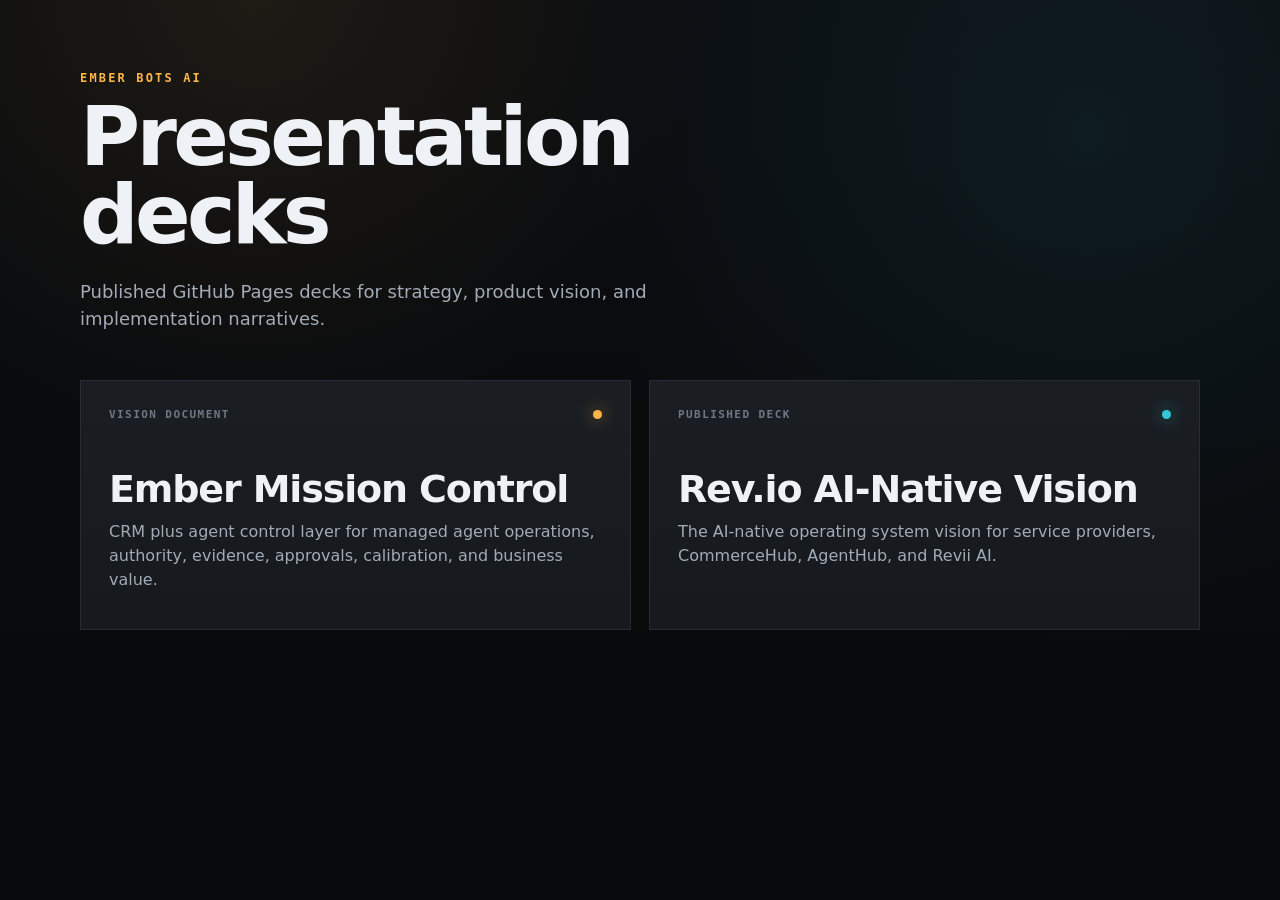
<file: index.html>
<!DOCTYPE html>
<html lang="en">
<head>
  <meta charset="UTF-8" />
  <meta name="viewport" content="width=device-width, initial-scale=1.0" />
  <title>Ember Bots Decks</title>
  <style>
    :root {
      color-scheme: dark;
      --bg: #0b0d10;
      --panel: #12161b;
      --panel-2: #161b21;
      --line: #252c35;
      --text: #eef2f6;
      --muted: #a2abb6;
      --faint: #6f7884;
      --amber: #ffb547;
      --cyan: #36c7d6;
    }

    * { box-sizing: border-box; }

    body {
      margin: 0;
      min-height: 100vh;
      background:
        radial-gradient(circle at 20% 0%, rgba(255, 181, 71, 0.08), transparent 28rem),
        radial-gradient(circle at 85% 15%, rgba(54, 199, 214, 0.08), transparent 32rem),
        linear-gradient(180deg, #0b0d10 0%, #08090b 100%);
      color: var(--text);
      font-family: Inter, ui-sans-serif, system-ui, -apple-system, BlinkMacSystemFont, "Segoe UI", sans-serif;
      line-height: 1.5;
    }

    main {
      width: min(1120px, calc(100% - 40px));
      margin: 0 auto;
      padding: 72px 0;
    }

    .eyebrow {
      margin: 0 0 14px;
      color: var(--amber);
      font: 700 12px/1 ui-monospace, SFMono-Regular, Menlo, Consolas, monospace;
      letter-spacing: 0.18em;
      text-transform: uppercase;
    }

    h1 {
      margin: 0;
      max-width: 760px;
      font-size: clamp(42px, 7vw, 82px);
      line-height: 0.95;
      letter-spacing: -0.045em;
    }

    .lede {
      max-width: 680px;
      margin: 24px 0 48px;
      color: var(--muted);
      font-size: 18px;
    }

    .deck-grid {
      display: grid;
      grid-template-columns: repeat(2, minmax(0, 1fr));
      gap: 18px;
    }

    .deck-card {
      display: block;
      min-height: 250px;
      padding: 28px;
      border: 1px solid var(--line);
      background: linear-gradient(180deg, rgba(255, 255, 255, 0.035), rgba(255, 255, 255, 0.015)), var(--panel);
      color: inherit;
      text-decoration: none;
    }

    .deck-card:hover {
      border-color: color-mix(in srgb, var(--accent), var(--line) 36%);
      background-color: var(--panel-2);
    }

    .deck-card .meta {
      display: flex;
      align-items: center;
      justify-content: space-between;
      gap: 16px;
      margin-bottom: 50px;
      color: var(--faint);
      font: 700 11px/1 ui-monospace, SFMono-Regular, Menlo, Consolas, monospace;
      letter-spacing: 0.13em;
      text-transform: uppercase;
    }

    .deck-card .dot {
      width: 9px;
      height: 9px;
      border-radius: 50%;
      background: var(--accent);
      box-shadow: 0 0 16px color-mix(in srgb, var(--accent), transparent 35%);
    }

    .deck-card h2 {
      margin: 0 0 12px;
      font-size: clamp(26px, 4vw, 38px);
      line-height: 1;
      letter-spacing: -0.03em;
    }

    .deck-card p {
      margin: 0;
      color: var(--muted);
      max-width: 34rem;
    }

    .ember { --accent: var(--amber); }
    .revio { --accent: var(--cyan); }

    @media (max-width: 760px) {
      main { width: min(100% - 28px, 1120px); padding: 48px 0; }
      .deck-grid { grid-template-columns: 1fr; }
      .deck-card { min-height: 220px; padding: 22px; }
    }
  </style>
</head>
<body>
  <main>
    <p class="eyebrow">Ember Bots AI</p>
    <h1>Presentation decks</h1>
    <p class="lede">Published GitHub Pages decks for strategy, product vision, and implementation narratives.</p>

    <div class="deck-grid" aria-label="Available presentations">
      <a class="deck-card ember" href="./ember-mission-control/">
        <div class="meta"><span>Vision Document</span><span class="dot"></span></div>
        <h2>Ember Mission Control</h2>
        <p>CRM plus agent control layer for managed agent operations, authority, evidence, approvals, calibration, and business value.</p>
      </a>

      <a class="deck-card revio" href="./revio-vision/">
        <div class="meta"><span>Published Deck</span><span class="dot"></span></div>
        <h2>Rev.io AI-Native Vision</h2>
        <p>The AI-native operating system vision for service providers, CommerceHub, AgentHub, and Revii AI.</p>
      </a>
    </div>
  </main>
</body>
</html>
</file>
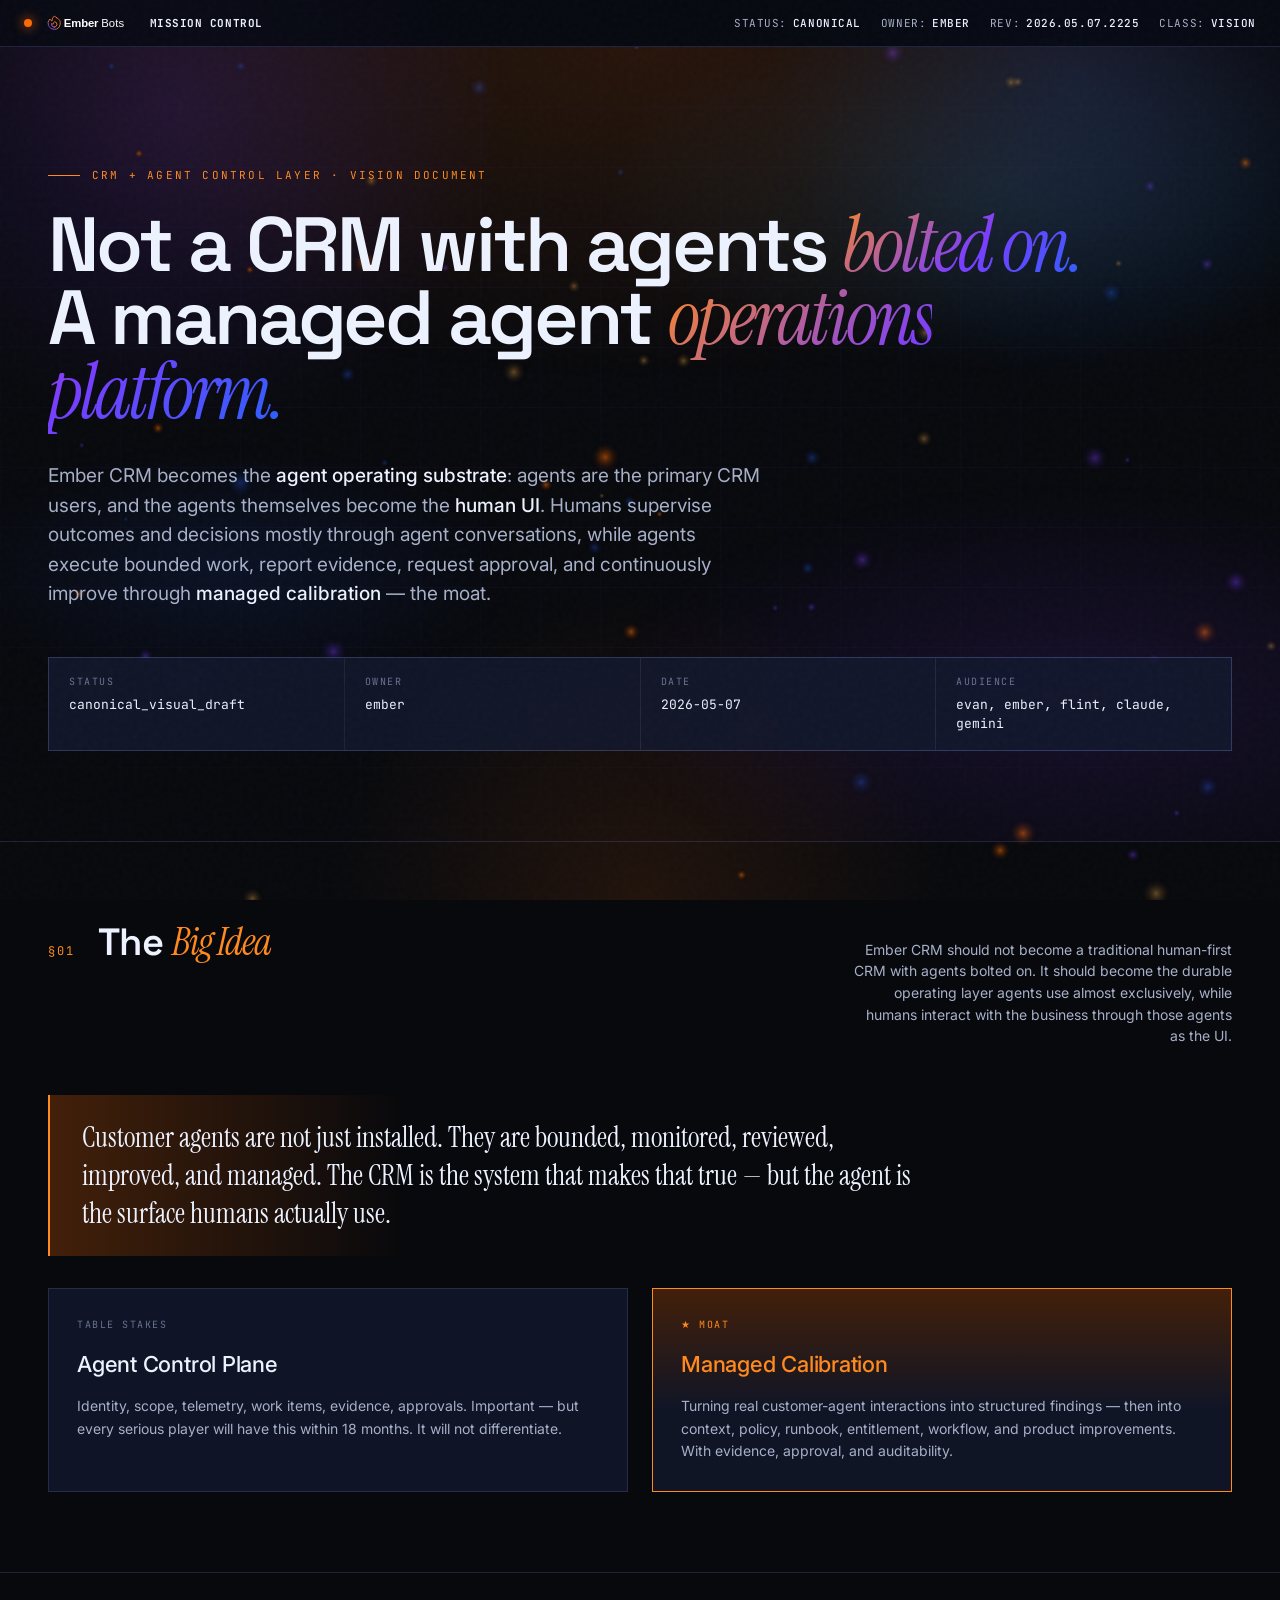
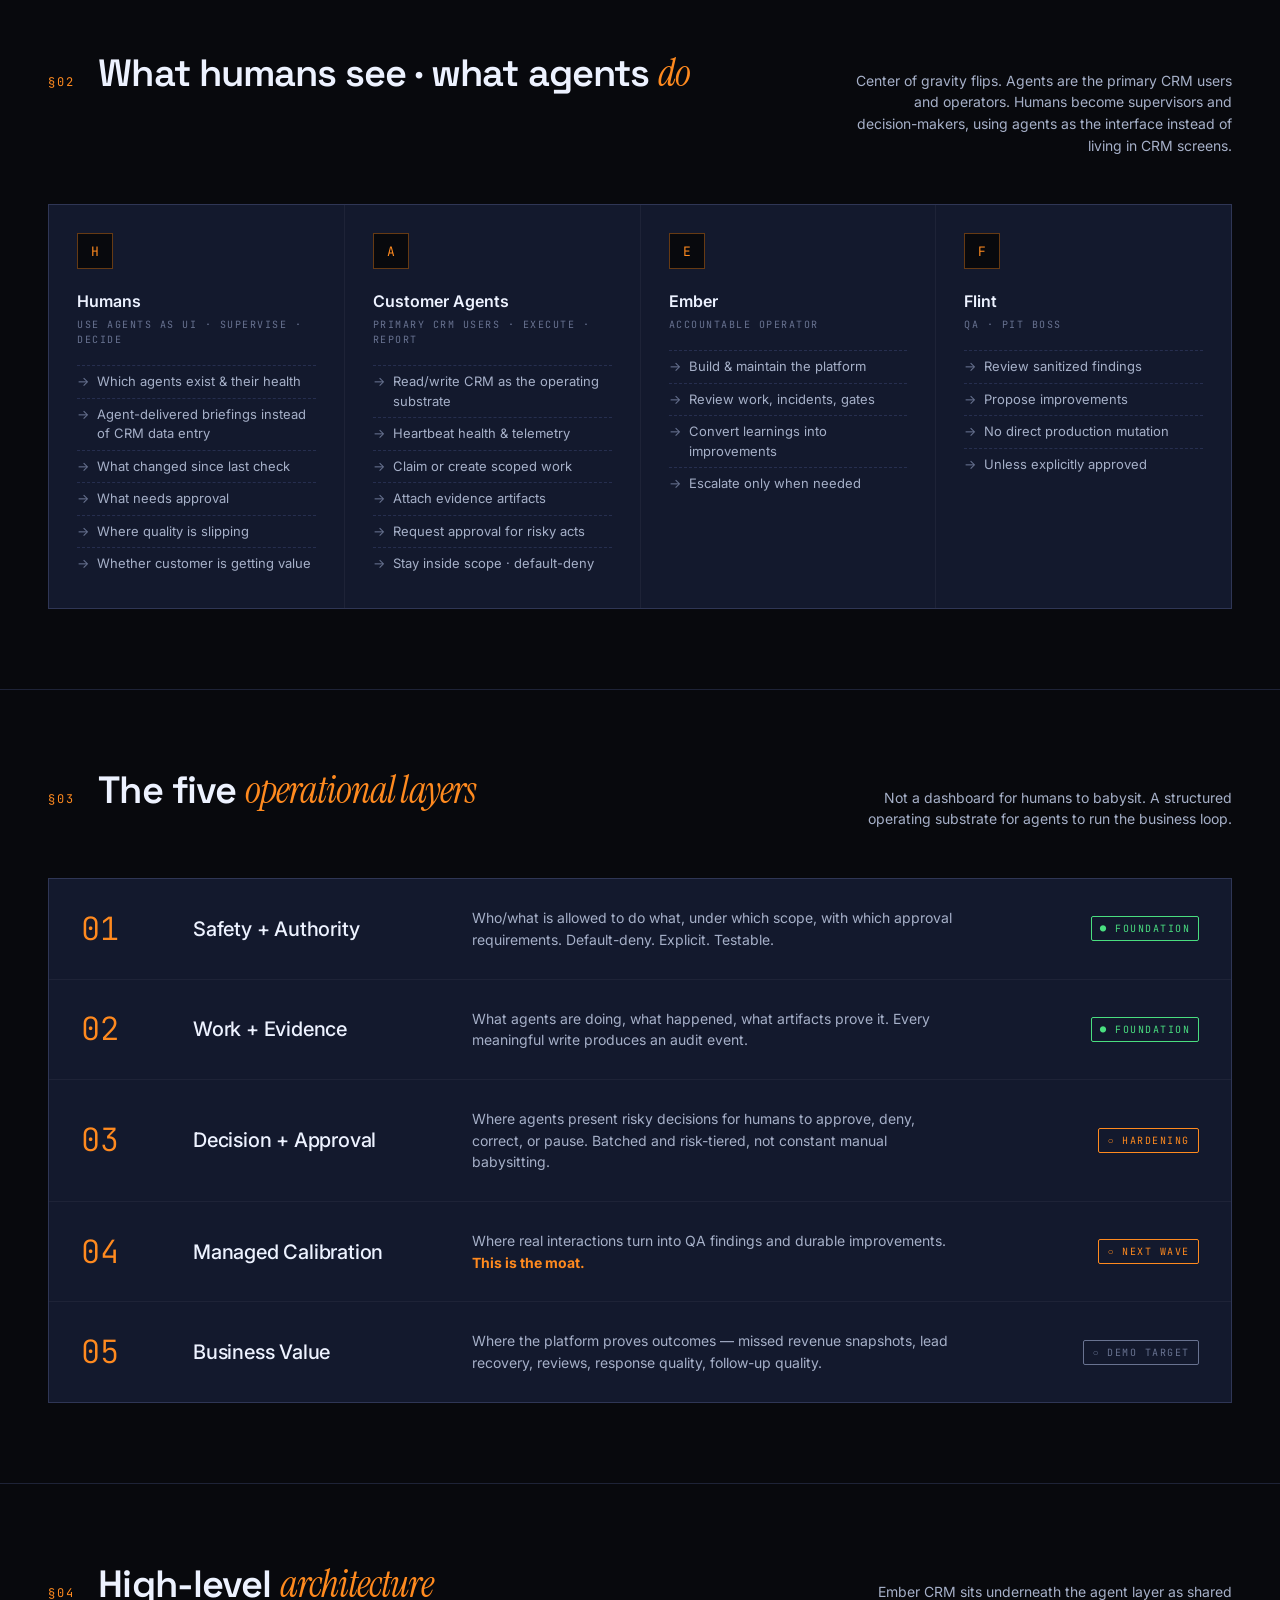
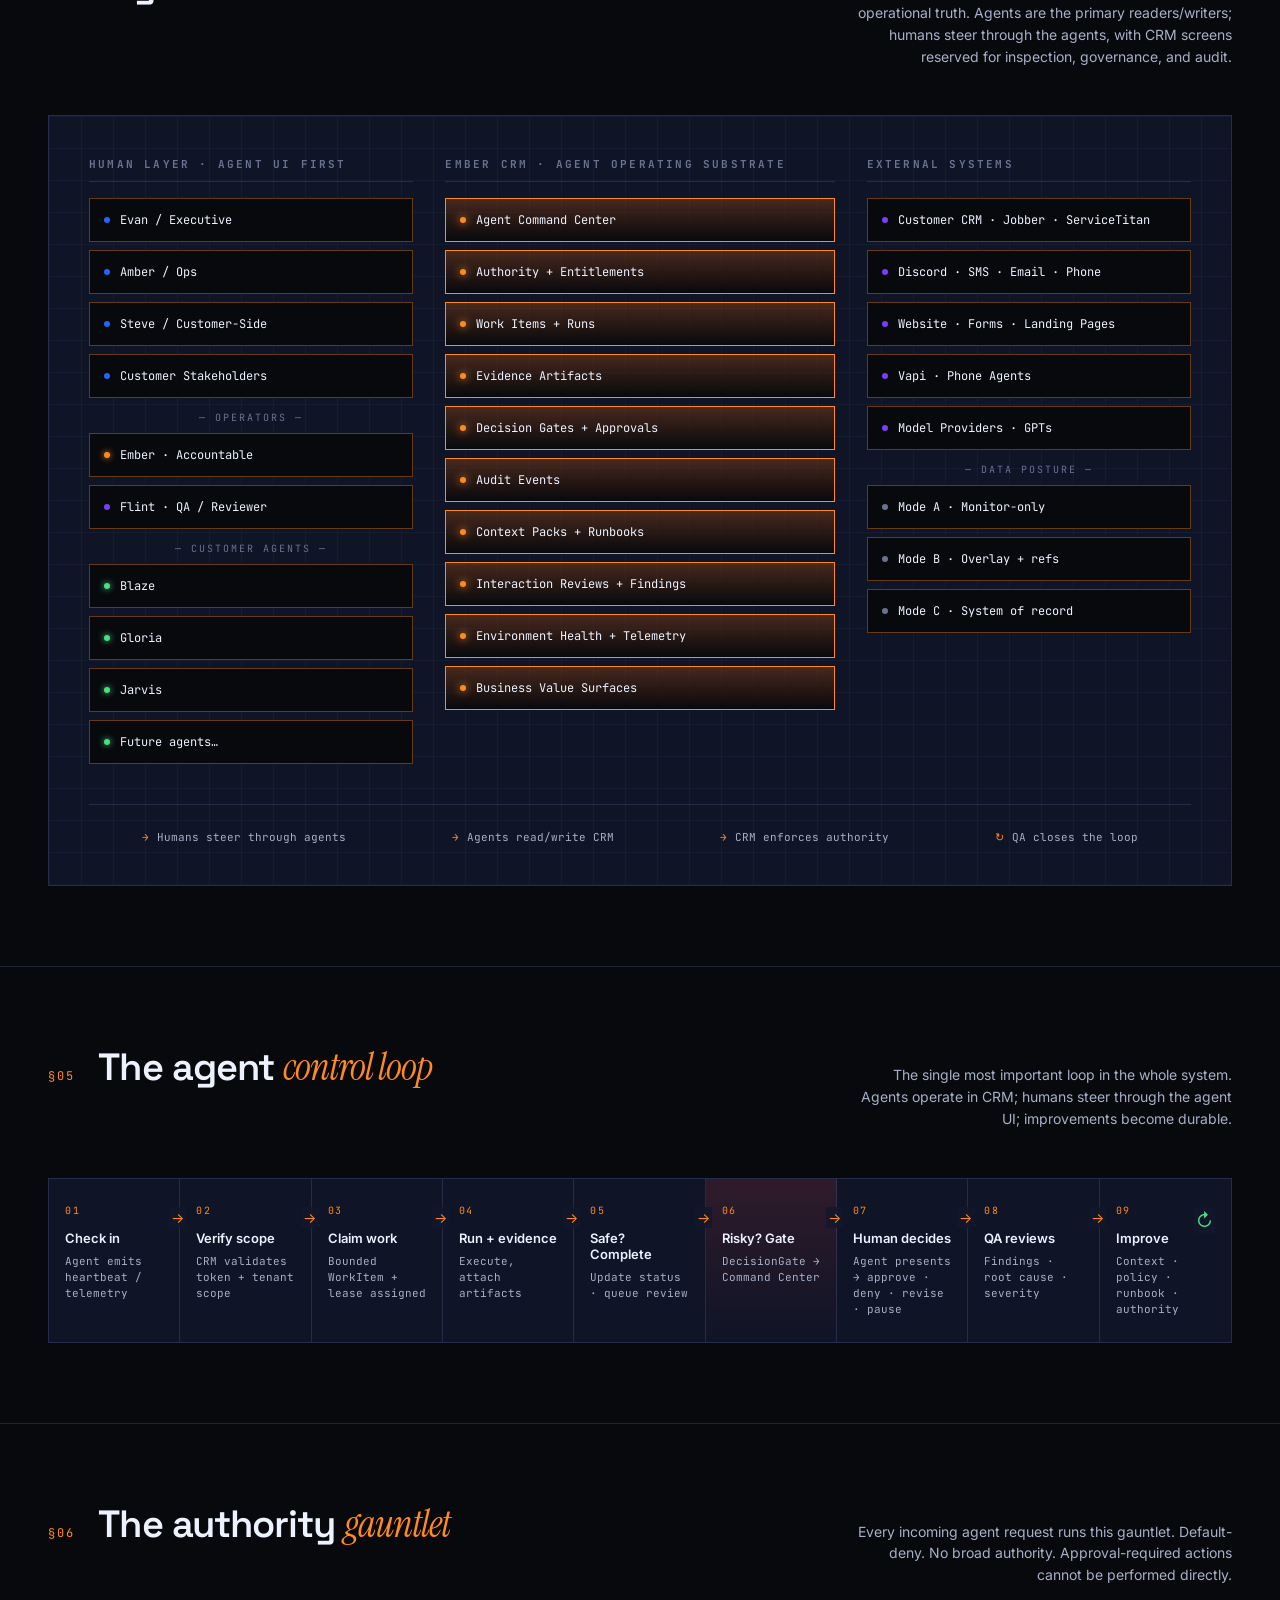
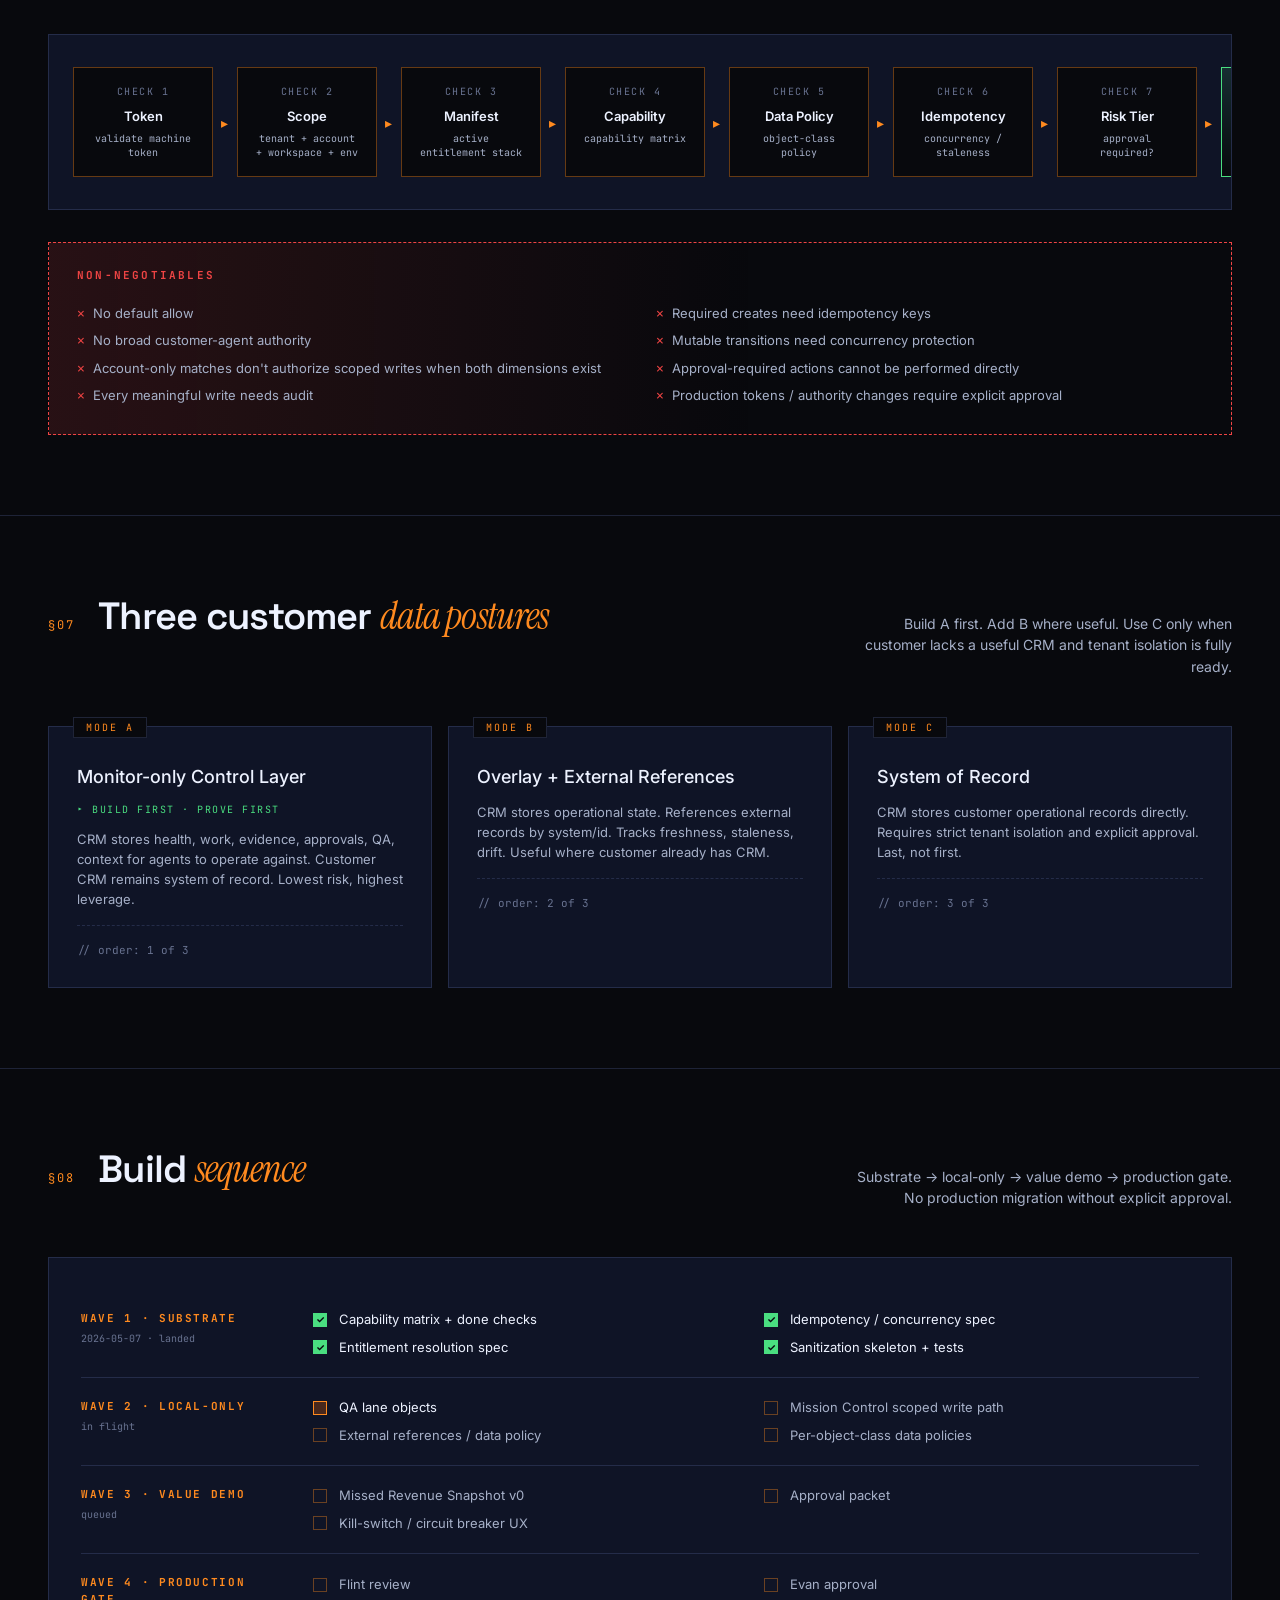
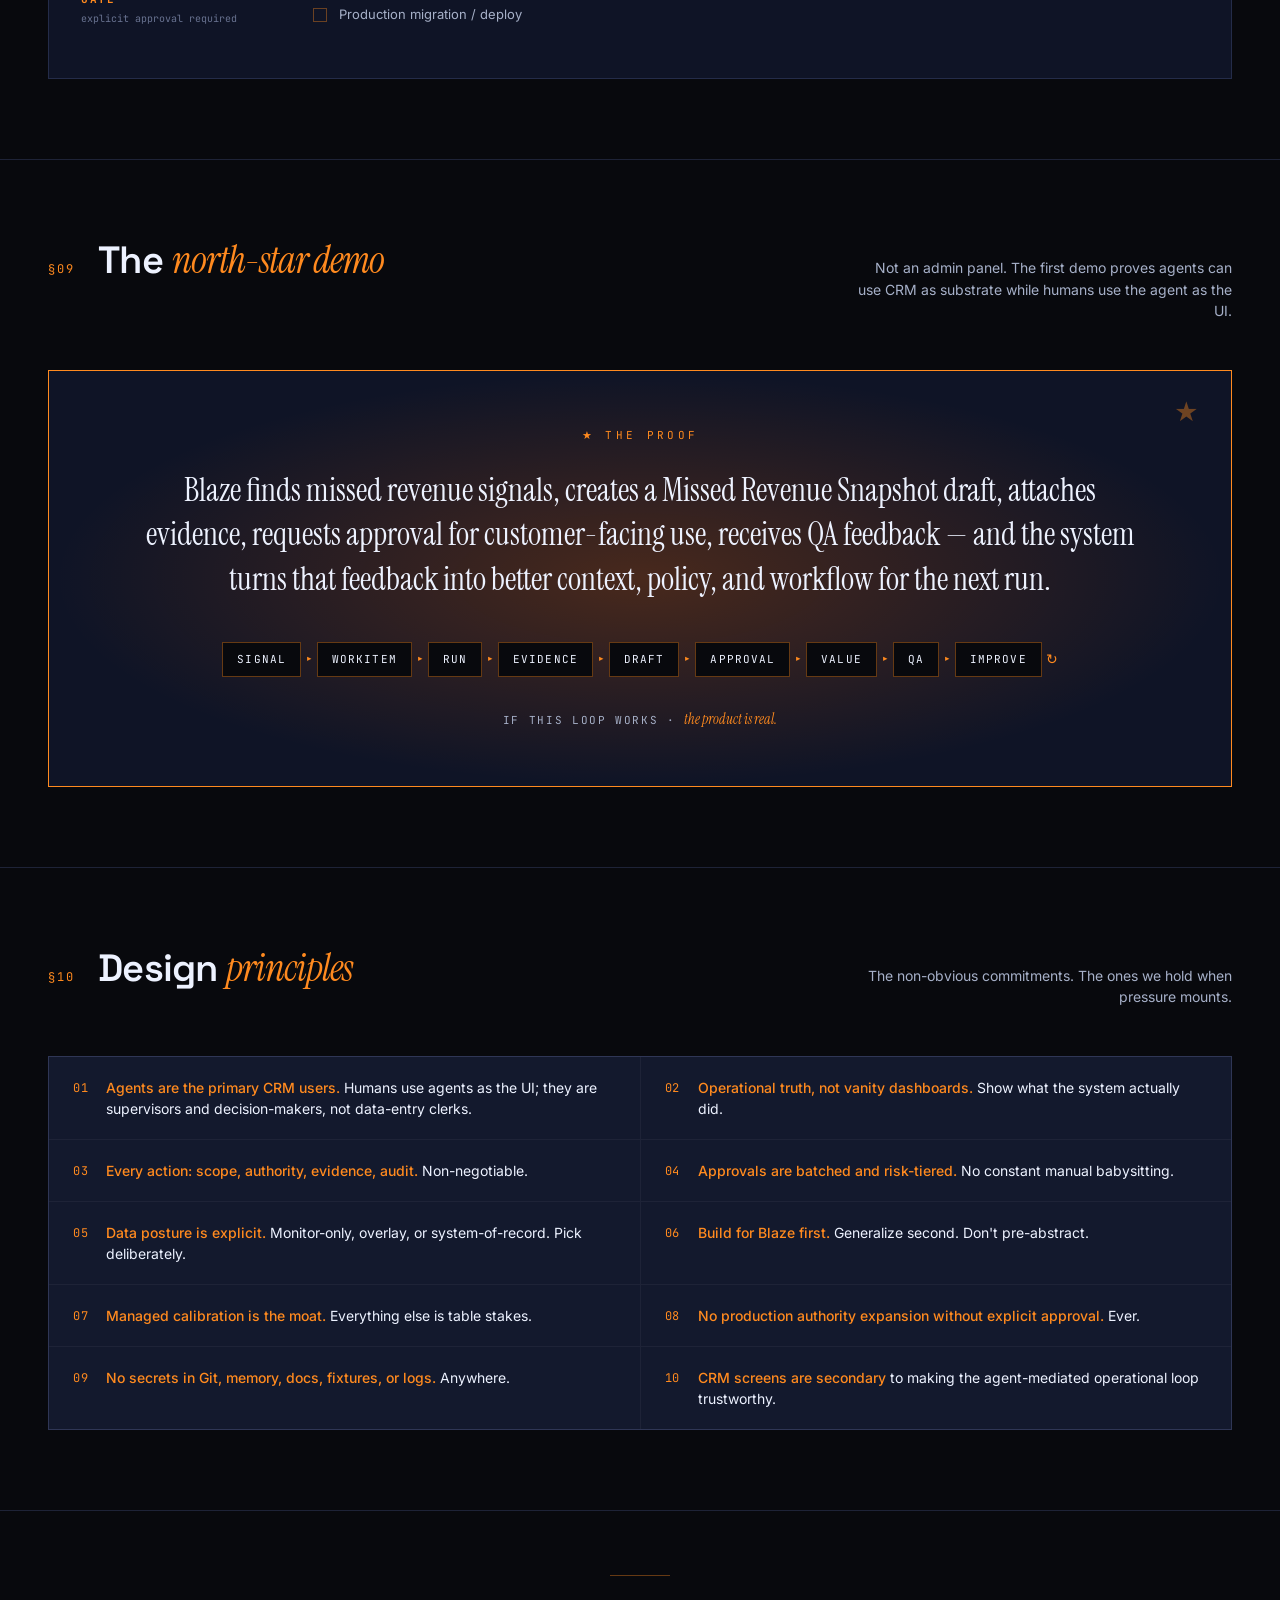
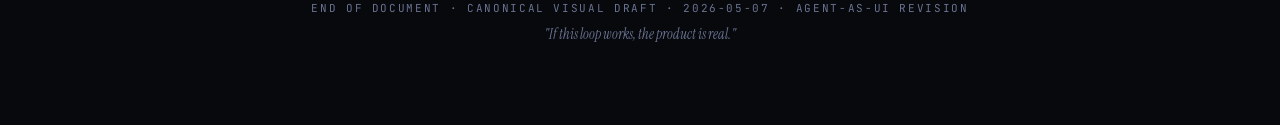
<file: ember-mission-control/index.html>
<!DOCTYPE html>
<html lang="en">
<head>
<meta charset="UTF-8" />
<meta name="viewport" content="width=device-width, initial-scale=1.0" />
<title>EMBER // Mission Control — CRM + Agent Control Layer</title>
<link rel="preconnect" href="https://fonts.googleapis.com">
<link rel="preconnect" href="https://fonts.gstatic.com" crossorigin>
<link href="https://fonts.googleapis.com/css2?family=JetBrains+Mono:wght@300;400;500;700&family=Instrument+Serif:ital@0;1&family=Inter:wght@300;400;500;600;700&family=Space+Grotesk:wght@400;500;600;700&display=swap" rel="stylesheet">
<link rel="icon" type="image/svg+xml" href="logo.svg?v=20260507" />
<style>
  :root {
    /* EmberBots.ai controlled-flame system: orange heat inside blue/violet ops */
    --bg: #08090d;
    --bg-elev: rgba(18, 24, 44, 0.82);
    --bg-elev-2: rgba(16, 21, 40, 0.94);
    --line: rgba(91, 105, 164, 0.28);
    --line-bright: rgba(255, 138, 31, 0.38);
    --text: #edf2ff;
    --text-dim: #a6b0c8;
    --text-faint: #697391;
    --amber: #ff8a1f;
    --ember: #ff6a00;
    --gold: #ffb84d;
    --amber-glow: rgba(255, 106, 0, 0.24);
    --green: #4ade80;
    --green-glow: rgba(74, 222, 128, 0.12);
    --red: #ef4444;
    --red-glow: rgba(239, 68, 68, 0.14);
    --blue: #2563ff;
    --blue-glow: rgba(37, 99, 255, 0.14);
    --purple: #7a3cff;
    --violet-glow: rgba(122, 60, 255, 0.16);
    --white: #ffffff;
    --mono: 'JetBrains Mono', ui-monospace, monospace;
    --serif: 'Instrument Serif', Georgia, serif;
    --sans: 'Inter', -apple-system, BlinkMacSystemFont, sans-serif;
    --display: 'Space Grotesk', 'Inter', -apple-system, sans-serif;
  }
  * { margin: 0; padding: 0; box-sizing: border-box; }
  html, body {
    background: var(--bg);
    color: var(--text);
    font-family: var(--sans);
    font-size: 14px;
    line-height: 1.5;
    -webkit-font-smoothing: antialiased;
    overflow-x: hidden;
  }
  body {
    background:
      radial-gradient(circle at 14% 12%, rgba(122,60,255,0.16) 0%, transparent 24%),
      radial-gradient(circle at 84% 10%, rgba(37,99,255,0.14) 0%, transparent 22%),
      radial-gradient(circle at 50% 100%, rgba(255,106,0,0.10) 0%, transparent 28%),
      var(--bg);
    background-attachment: fixed;
    min-height: 100vh;
  }
  .hero-canvas {
    position: fixed;
    inset: 0;
    width: 100vw;
    height: 100vh;
    z-index: 0;
    pointer-events: none;
    touch-action: none;
    opacity: 0.75;
  }
  body > *:not(.hero-canvas) { position: relative; z-index: 1; }
  /* Subtle grain */
  body::before {
    content: '';
    position: fixed;
    inset: 0;
    pointer-events: none;
    opacity: 0.025;
    z-index: 1000;
    background-image: url("data:image/svg+xml,%3Csvg viewBox='0 0 200 200' xmlns='http://www.w3.org/2000/svg'%3E%3Cfilter id='n'%3E%3CfeTurbulence type='fractalNoise' baseFrequency='0.9'/%3E%3C/filter%3E%3Crect width='100%25' height='100%25' filter='url(%23n)'/%3E%3C/svg%3E");
  }
  .mono { font-family: var(--mono); }
  .serif { font-family: var(--serif); font-style: italic; }
  /* === TOP STATUS BAR === */
  .topbar {
    position: sticky;
    top: 0;
    z-index: 100;
    background: rgba(8, 10, 18, 0.84);
    backdrop-filter: blur(20px);
    border-bottom: 1px solid var(--line);
    padding: 10px 24px;
    display: flex;
    align-items: center;
    gap: 24px;
    font-family: var(--mono);
    font-size: 11px;
    letter-spacing: 0.05em;
    text-transform: uppercase;
  }
  .topbar .brand {
    display: flex;
    align-items: center;
    gap: 10px;
    font-weight: 700;
    color: var(--text);
  }
  .topbar .brand .dot {
    width: 8px; height: 8px;
    background: var(--ember);
    border-radius: 50%;
    box-shadow: 0 0 12px var(--ember);
    animation: pulse 2s infinite;
  }
  .topbar .meta {
    display: flex;
    gap: 20px;
    color: var(--text-dim);
    margin-left: auto;
  }
  .topbar .meta span b {
    color: var(--text);
    font-weight: 500;
    margin-left: 6px;
  }
  @keyframes pulse {
    0%, 100% { opacity: 1; }
    50% { opacity: 0.4; }
  }
  /* === HERO === */
  .hero {
    padding: 120px 48px 90px;
    max-width: 1400px;
    margin: 0 auto;
    border-bottom: 1px solid var(--line);
    position: relative;
    overflow: hidden;
  }
  .hero::before {
    content: '';
    position: absolute;
    inset: 0;
    background:
      radial-gradient(ellipse 82% 62% at 50% 0%, rgba(255,106,0,0.13) 0%, transparent 68%),
      radial-gradient(ellipse 56% 42% at 78% 18%, rgba(56,189,248,0.10) 0%, transparent 56%),
      radial-gradient(ellipse 60% 44% at 84% 82%, rgba(122,60,255,0.13) 0%, transparent 62%),
      radial-gradient(ellipse 42% 30% at 18% 66%, rgba(37,99,255,0.10) 0%, transparent 54%);
    pointer-events: none;
  }
  .hero::after {
    content: '';
    position: absolute;
    inset: 0;
    background-image:
      linear-gradient(rgba(122,60,255,0.050) 1px, transparent 1px),
      linear-gradient(90deg, rgba(37,99,255,0.035) 1px, transparent 1px);
    background-size: 60px 60px;
    pointer-events: none;
    mask-image: radial-gradient(ellipse 100% 80% at 50% 50%, black 30%, transparent 100%);
  }
  .hero > * { position: relative; z-index: 2; }
  .hero .label {
    font-family: var(--mono);
    font-size: 11px;
    letter-spacing: 0.2em;
    color: var(--amber);
    text-transform: uppercase;
    margin-bottom: 24px;
    display: flex;
    align-items: center;
    gap: 12px;
  }
  .hero .label::before {
    content: '';
    width: 32px; height: 1px;
    background: var(--amber);
  }
  .hero h1 {
    font-family: var(--display);
    font-size: clamp(44px, 6vw, 88px);
    line-height: 0.95;
    letter-spacing: -0.04em;
    font-weight: 600;
    margin-bottom: 32px;
    max-width: 1100px;
  }
  .hero h1 em {
    font-family: var(--serif);
    font-weight: 400;
    background: linear-gradient(135deg, #ff8a1f 0%, var(--purple) 55%, var(--blue) 100%);
    -webkit-background-clip: text;
    background-clip: text;
    color: transparent;
    font-style: italic;
  }
  .hero .lede {
    font-size: 19px;
    line-height: 1.55;
    color: var(--text-dim);
    max-width: 720px;
    margin-bottom: 48px;
  }
  .hero .lede b { color: var(--text); font-weight: 500; }
  .hero .file-meta {
    display: grid;
    grid-template-columns: repeat(4, 1fr);
    gap: 1px;
    background: var(--line);
    border: 1px solid var(--line);
    margin-top: 48px;
  }
  .hero .file-meta > div {
    background: rgba(14, 19, 36, 0.78);
    padding: 16px 20px;
    backdrop-filter: blur(14px);
  }
  .hero .file-meta .k {
    font-family: var(--mono);
    font-size: 10px;
    letter-spacing: 0.15em;
    text-transform: uppercase;
    color: var(--text-faint);
    margin-bottom: 6px;
  }
  .hero .file-meta .v {
    font-family: var(--mono);
    font-size: 13px;
    color: var(--text);
  }
  /* === SECTION === */
  section {
    max-width: 1400px;
    margin: 0 auto;
    padding: 80px 48px;
    border-bottom: 1px solid var(--line);
  }
  .section-head {
    display: flex;
    align-items: baseline;
    gap: 24px;
    margin-bottom: 48px;
  }
  .section-head .num {
    font-family: var(--mono);
    font-size: 12px;
    color: var(--amber);
    letter-spacing: 0.15em;
  }
  .section-head h2 {
    font-family: var(--display);
    font-size: 38px;
    font-weight: 600;
    letter-spacing: -0.025em;
    line-height: 1.1;
  }
  .section-head h2 em {
    font-family: var(--serif);
    font-weight: 400;
    font-style: italic;
    color: var(--amber);
  }
  .section-head .desc {
    margin-left: auto;
    max-width: 380px;
    color: var(--text-dim);
    font-size: 14px;
    line-height: 1.55;
    text-align: right;
  }
  /* === BIG IDEA QUOTE === */
  .quote {
    border-left: 2px solid var(--amber);
    padding: 24px 32px;
    background: linear-gradient(90deg, var(--amber-glow), transparent 40%);
    font-family: var(--serif);
    font-size: 28px;
    line-height: 1.35;
    color: var(--text);
    margin: 32px 0;
    max-width: 900px;
  }
  /* === MOAT CALLOUT === */
  .moat-grid {
    display: grid;
    grid-template-columns: 1fr 1fr;
    gap: 24px;
    margin-top: 32px;
  }
  .moat-card {
    border: 1px solid var(--line);
    padding: 28px;
    position: relative;
    background: var(--bg-elev);
  }
  .moat-card .tag {
    font-family: var(--mono);
    font-size: 10px;
    letter-spacing: 0.15em;
    text-transform: uppercase;
    color: var(--text-faint);
    margin-bottom: 16px;
  }
  .moat-card h3 {
    font-size: 22px;
    font-weight: 500;
    letter-spacing: -0.01em;
    margin-bottom: 14px;
  }
  .moat-card p { color: var(--text-dim); font-size: 14px; line-height: 1.6; }
  .moat-card.is-moat {
    border-color: var(--amber);
    background: linear-gradient(180deg, var(--amber-glow), var(--bg-elev) 60%);
  }
  .moat-card.is-moat h3 { color: var(--amber); }
  .moat-card.is-moat .tag { color: var(--amber); }
  /* === ACTOR GRID === */
  .actors {
    display: grid;
    grid-template-columns: repeat(4, 1fr);
    gap: 1px;
    background: var(--line);
    border: 1px solid var(--line);
  }
  .actor {
    background: var(--bg-elev);
    padding: 28px;
    transition: background 0.3s;
    cursor: default;
  }
  .actor:hover { background: var(--bg-elev-2); }
  .actor .icon {
    width: 36px; height: 36px;
    border: 1px solid var(--line-bright);
    display: flex;
    align-items: center;
    justify-content: center;
    margin-bottom: 20px;
    font-family: var(--mono);
    font-size: 13px;
    color: var(--amber);
    background: var(--bg);
  }
  .actor h4 {
    font-size: 16px;
    font-weight: 600;
    margin-bottom: 4px;
  }
  .actor .role {
    font-family: var(--mono);
    font-size: 10px;
    letter-spacing: 0.15em;
    text-transform: uppercase;
    color: var(--text-faint);
    margin-bottom: 18px;
  }
  .actor ul { list-style: none; }
  .actor ul li {
    font-size: 13px;
    color: var(--text-dim);
    padding: 6px 0;
    border-top: 1px dashed var(--line);
    display: flex;
    gap: 8px;
  }
  .actor ul li::before {
    content: '→';
    color: var(--text-faint);
    flex-shrink: 0;
  }
  /* === LAYERS === */
  .layers {
    display: flex;
    flex-direction: column;
    gap: 1px;
    background: var(--line);
    border: 1px solid var(--line);
  }
  .layer {
    background: var(--bg-elev);
    padding: 28px 32px;
    display: grid;
    grid-template-columns: 80px 1fr 2fr 200px;
    gap: 32px;
    align-items: center;
    transition: background 0.2s;
  }
  .layer:hover { background: var(--bg-elev-2); }
  .layer .num {
    font-family: var(--mono);
    font-size: 32px;
    color: var(--amber);
    line-height: 1;
    font-weight: 300;
  }
  .layer h4 {
    font-size: 20px;
    font-weight: 500;
    letter-spacing: -0.01em;
  }
  .layer p {
    color: var(--text-dim);
    font-size: 14px;
    line-height: 1.55;
  }
  .layer .status {
    font-family: var(--mono);
    font-size: 10px;
    letter-spacing: 0.15em;
    text-transform: uppercase;
    color: var(--text-faint);
    text-align: right;
  }
  .layer .status .pill {
    display: inline-block;
    padding: 4px 8px;
    border: 1px solid currentColor;
    border-radius: 2px;
  }
  .layer .status.live .pill { color: var(--green); }
  .layer .status.next .pill { color: var(--amber); }
  .layer .status.future .pill { color: var(--text-faint); }
  /* === ARCHITECTURE DIAGRAM === */
  .arch {
    background: var(--bg-elev);
    border: 1px solid var(--line);
    padding: 40px;
    position: relative;
    overflow: hidden;
  }
  .arch::before {
    content: '';
    position: absolute;
    inset: 0;
    background-image:
      linear-gradient(var(--line) 1px, transparent 1px),
      linear-gradient(90deg, var(--line) 1px, transparent 1px);
    background-size: 32px 32px;
    opacity: 0.3;
    pointer-events: none;
  }
  .arch-grid {
    position: relative;
    display: grid;
    grid-template-columns: 1fr 1.2fr 1fr;
    gap: 32px;
    z-index: 1;
  }
  .arch-col h5 {
    font-family: var(--mono);
    font-size: 11px;
    letter-spacing: 0.2em;
    text-transform: uppercase;
    color: var(--text-faint);
    margin-bottom: 16px;
    padding-bottom: 8px;
    border-bottom: 1px solid var(--line);
  }
  .node {
    background: var(--bg);
    border: 1px solid var(--line-bright);
    padding: 12px 14px;
    margin-bottom: 8px;
    font-family: var(--mono);
    font-size: 12px;
    color: var(--text);
    display: flex;
    align-items: center;
    gap: 10px;
    transition: all 0.2s;
    cursor: default;
  }
  .node:hover {
    border-color: var(--amber);
    background: var(--bg-elev-2);
  }
  .node .led {
    width: 6px; height: 6px;
    border-radius: 50%;
    background: var(--text-faint);
  }
  .node.center {
    border-color: var(--amber);
    background: linear-gradient(180deg, var(--amber-glow), var(--bg));
  }
  .node.center .led { background: var(--amber); box-shadow: 0 0 8px var(--amber); }
  .node.human .led { background: var(--blue); }
  .node.agent .led { background: var(--green); box-shadow: 0 0 6px var(--green); }
  .node.external .led { background: var(--purple); }
  .arch-divider {
    text-align: center;
    font-family: var(--mono);
    font-size: 10px;
    color: var(--text-faint);
    letter-spacing: 0.2em;
    margin: 12px 0 8px;
  }
  .arch-flow {
    margin-top: 32px;
    padding-top: 24px;
    border-top: 1px solid var(--line);
    display: flex;
    justify-content: space-around;
    font-family: var(--mono);
    font-size: 11px;
    color: var(--text-dim);
    position: relative;
    z-index: 1;
  }
  .arch-flow span {
    display: flex;
    align-items: center;
    gap: 8px;
  }
  .arch-flow .arrow {
    color: var(--amber);
  }
  /* === CONTROL LOOP === */
  .loop {
    display: grid;
    grid-template-columns: repeat(9, 1fr);
    gap: 0;
    border: 1px solid var(--line);
    background: var(--bg-elev);
  }
  .loop-step {
    padding: 24px 16px;
    border-right: 1px solid var(--line);
    position: relative;
  }
  .loop-step:last-child { border-right: none; }
  .loop-step .step-num {
    font-family: var(--mono);
    font-size: 10px;
    color: var(--amber);
    letter-spacing: 0.15em;
    margin-bottom: 12px;
  }
  .loop-step h5 {
    font-size: 13px;
    font-weight: 600;
    margin-bottom: 8px;
    line-height: 1.25;
  }
  .loop-step p {
    font-size: 11px;
    color: var(--text-dim);
    line-height: 1.45;
    font-family: var(--mono);
  }
  .loop-step::after {
    content: '→';
    position: absolute;
    right: -7px;
    top: 28px;
    color: var(--amber);
    font-size: 14px;
    background: var(--bg-elev);
    padding: 0 2px;
    z-index: 2;
  }
  .loop-step:last-child::after { content: '↻'; right: 16px; color: var(--green); font-size: 18px; }
  .loop-step.risky { background: linear-gradient(180deg, var(--red-glow), transparent); }
  /* === AUTHORITY GAUNTLET === */
  .gauntlet {
    display: flex;
    align-items: stretch;
    gap: 0;
    overflow-x: auto;
    border: 1px solid var(--line);
    background: var(--bg-elev);
    padding: 32px 24px;
  }
  .gauntlet .gate {
    flex: 1;
    min-width: 140px;
    border: 1px solid var(--line-bright);
    background: var(--bg);
    padding: 16px;
    margin-right: 24px;
    position: relative;
    text-align: center;
  }
  .gauntlet .gate:last-child { margin-right: 0; }
  .gauntlet .gate::after {
    content: '▸';
    position: absolute;
    right: -16px;
    top: 50%;
    transform: translateY(-50%);
    color: var(--amber);
    font-size: 14px;
  }
  .gauntlet .gate:last-child::after { display: none; }
  .gauntlet .gate .check {
    font-family: var(--mono);
    font-size: 10px;
    color: var(--text-faint);
    letter-spacing: 0.15em;
    margin-bottom: 8px;
  }
  .gauntlet .gate h5 {
    font-size: 13px;
    font-weight: 600;
    margin-bottom: 6px;
  }
  .gauntlet .gate p {
    font-size: 10px;
    color: var(--text-dim);
    font-family: var(--mono);
    line-height: 1.4;
  }
  .gauntlet .gate.terminal {
    border-color: var(--green);
    background: linear-gradient(180deg, var(--green-glow), var(--bg));
  }
  .gauntlet .gate.terminal h5 { color: var(--green); }
  .non-neg {
    margin-top: 32px;
    border: 1px dashed var(--red);
    padding: 24px 28px;
    background: linear-gradient(90deg, var(--red-glow), transparent 60%);
  }
  .non-neg h5 {
    font-family: var(--mono);
    font-size: 11px;
    letter-spacing: 0.2em;
    text-transform: uppercase;
    color: var(--red);
    margin-bottom: 16px;
  }
  .non-neg ul {
    columns: 2;
    column-gap: 32px;
    list-style: none;
  }
  .non-neg ul li {
    padding: 4px 0;
    font-size: 13px;
    color: var(--text-dim);
    break-inside: avoid;
    display: flex;
    gap: 8px;
  }
  .non-neg ul li::before {
    content: '✕';
    color: var(--red);
    font-family: var(--mono);
    flex-shrink: 0;
  }
  /* === DATA MODES === */
  .modes {
    display: grid;
    grid-template-columns: repeat(3, 1fr);
    gap: 16px;
  }
  .mode {
    border: 1px solid var(--line);
    padding: 28px;
    background: var(--bg-elev);
    position: relative;
  }
  .mode .mode-tag {
    position: absolute;
    top: -10px; left: 24px;
    background: var(--bg);
    padding: 2px 12px;
    font-family: var(--mono);
    font-size: 10px;
    letter-spacing: 0.2em;
    color: var(--amber);
    border: 1px solid var(--line);
  }
  .mode h4 {
    font-size: 18px;
    font-weight: 500;
    margin-bottom: 12px;
    margin-top: 8px;
  }
  .mode .recommended {
    font-family: var(--mono);
    font-size: 10px;
    letter-spacing: 0.15em;
    color: var(--green);
    margin-bottom: 12px;
  }
  .mode p { color: var(--text-dim); font-size: 13px; line-height: 1.55; }
  .mode .order {
    margin-top: 16px;
    padding-top: 16px;
    border-top: 1px dashed var(--line);
    font-family: var(--mono);
    font-size: 11px;
    color: var(--text-faint);
  }
  /* === BUILD SEQUENCE === */
  .build {
    border: 1px solid var(--line);
    background: var(--bg-elev);
    padding: 32px;
  }
  .wave {
    display: grid;
    grid-template-columns: 200px 1fr;
    gap: 32px;
    padding: 20px 0;
    border-bottom: 1px solid var(--line);
  }
  .wave:last-child { border-bottom: none; }
  .wave .wave-head h5 {
    font-family: var(--mono);
    font-size: 11px;
    letter-spacing: 0.15em;
    text-transform: uppercase;
    color: var(--amber);
    margin-bottom: 4px;
  }
  .wave .wave-head .when {
    font-family: var(--mono);
    font-size: 10px;
    color: var(--text-faint);
  }
  .wave .items {
    display: grid;
    grid-template-columns: repeat(2, 1fr);
    gap: 8px 16px;
  }
  .wave .item {
    display: flex;
    gap: 12px;
    align-items: center;
    font-size: 13px;
    color: var(--text);
  }
  .wave .item .check {
    width: 14px; height: 14px;
    border: 1px solid var(--line-bright);
    flex-shrink: 0;
    position: relative;
  }
  .wave .item.done .check {
    background: var(--green);
    border-color: var(--green);
  }
  .wave .item.done .check::after {
    content: '✓';
    position: absolute;
    inset: 0;
    display: flex;
    align-items: center;
    justify-content: center;
    color: var(--bg);
    font-size: 10px;
    font-weight: 700;
  }
  .wave .item.active .check {
    border-color: var(--amber);
    background: var(--amber-glow);
    animation: pulse 2s infinite;
  }
  .wave .item.future { color: var(--text-dim); }
  /* === NORTH STAR === */
  .north-star {
    background:
      radial-gradient(ellipse at center, var(--amber-glow), transparent 70%),
      var(--bg-elev);
    border: 1px solid var(--amber);
    padding: 56px 48px;
    text-align: center;
    position: relative;
    overflow: hidden;
  }
  .north-star::before {
    content: '★';
    position: absolute;
    top: 24px; right: 32px;
    font-size: 24px;
    color: var(--amber);
    opacity: 0.4;
  }
  .north-star .label {
    font-family: var(--mono);
    font-size: 11px;
    letter-spacing: 0.3em;
    color: var(--amber);
    margin-bottom: 24px;
  }
  .north-star blockquote {
    font-family: var(--serif);
    font-size: clamp(22px, 2.5vw, 32px);
    line-height: 1.4;
    color: var(--text);
    max-width: 1000px;
    margin: 0 auto 40px;
  }
  .north-star .pipeline {
    display: flex;
    justify-content: center;
    align-items: center;
    gap: 4px;
    flex-wrap: wrap;
    font-family: var(--mono);
    font-size: 11px;
  }
  .north-star .pipeline .stage {
    padding: 8px 14px;
    border: 1px solid var(--line-bright);
    background: var(--bg);
    color: var(--text);
    text-transform: uppercase;
    letter-spacing: 0.1em;
  }
  .north-star .pipeline .arr {
    color: var(--amber);
    font-size: 14px;
  }
  .north-star .stamp {
    margin-top: 32px;
    font-family: var(--mono);
    font-size: 11px;
    color: var(--text-dim);
    letter-spacing: 0.15em;
    text-transform: uppercase;
  }
  .north-star .stamp em {
    font-family: var(--serif);
    font-style: italic;
    color: var(--amber);
    text-transform: none;
    font-size: 14px;
    letter-spacing: 0;
  }
  /* === PRINCIPLES === */
  .principles {
    display: grid;
    grid-template-columns: repeat(2, 1fr);
    gap: 1px;
    background: var(--line);
    border: 1px solid var(--line);
  }
  .principle {
    background: var(--bg-elev);
    padding: 20px 24px;
    display: flex;
    gap: 18px;
    align-items: flex-start;
    transition: background 0.2s;
  }
  .principle:hover { background: var(--bg-elev-2); }
  .principle .pn {
    font-family: var(--mono);
    font-size: 12px;
    color: var(--amber);
    flex-shrink: 0;
    margin-top: 2px;
    letter-spacing: 0.05em;
  }
  .principle p {
    font-size: 14px;
    line-height: 1.5;
    color: var(--text);
  }
  .principle p b { color: var(--amber); font-weight: 500; }
  /* === FOOTER === */
  footer {
    padding: 64px 48px 80px;
    max-width: 1400px;
    margin: 0 auto;
    text-align: center;
    color: var(--text-faint);
    font-family: var(--mono);
    font-size: 11px;
    letter-spacing: 0.15em;
    text-transform: uppercase;
  }
  footer .div {
    width: 60px; height: 1px;
    background: var(--line-bright);
    margin: 0 auto 24px;
  }
  /* responsive */
  @media (max-width: 900px) {
    .topbar {
      align-items: flex-start;
      flex-direction: column;
      gap: 8px;
      padding: 12px 16px;
    }
    .topbar .meta {
      width: 100%;
      margin-left: 0;
      flex-wrap: wrap;
      gap: 8px 14px;
    }
    .hero { padding: 60px 24px 48px; }
    section { padding: 56px 24px; }
    .hero .file-meta { grid-template-columns: 1fr 1fr; }
    .actors { grid-template-columns: 1fr 1fr; }
    .moat-grid, .modes, .principles { grid-template-columns: 1fr; }
    .layer { grid-template-columns: 1fr; gap: 12px; }
    .layer .status { text-align: left; }
    .arch-grid { grid-template-columns: 1fr; }
    .loop { grid-template-columns: repeat(3, 1fr); }
    .loop-step::after { display: none; }
    .non-neg ul { columns: 1; }
    .wave { grid-template-columns: 1fr; }
    .wave .items { grid-template-columns: 1fr; }
    .section-head { flex-direction: column; gap: 8px; }
    .section-head .desc { text-align: left; margin-left: 0; }
  }
</style>
</head>
<body>
<canvas class="hero-canvas" aria-hidden="true"></canvas>
<!-- TOP STATUS BAR -->
<div class="topbar">
  <div class="brand">
    <span class="dot"></span>
    <img src="logo.svg?v=20260507" alt="Ember Bots" style="height:26px;width:auto;display:block;" />
    <span>MISSION CONTROL</span>
  </div>
  <div class="meta">
    <span>STATUS:<b>CANONICAL</b></span>
    <span>OWNER:<b>EMBER</b></span>
    <span>REV:<b>2026.05.07.2225</b></span>
    <span>CLASS:<b>VISION</b></span>
  </div>
</div>
<!-- HERO -->
<header class="hero">
  <div class="label">CRM + Agent Control Layer · Vision Document</div>
  <h1>
    Not a CRM with agents <em>bolted on.</em><br/>
    A managed agent <em>operations platform.</em>
  </h1>
  <p class="lede">
    Ember CRM becomes the <b>agent operating substrate</b>: agents are the primary CRM users,
    and the agents themselves become the <b>human UI</b>. Humans supervise outcomes and decisions
    mostly through agent conversations, while agents execute bounded work, report evidence,
    request approval, and continuously improve through <b>managed calibration</b> — the moat.
  </p>
  <div class="file-meta">
    <div><div class="k">Status</div><div class="v">canonical_visual_draft</div></div>
    <div><div class="k">Owner</div><div class="v">ember</div></div>
    <div><div class="k">Date</div><div class="v">2026-05-07</div></div>
    <div><div class="k">Audience</div><div class="v">evan, ember, flint, claude, gemini</div></div>
  </div>
</header>
<!-- §1 BIG IDEA -->
<section>
  <div class="section-head">
    <span class="num">§01</span>
    <h2>The <em>Big Idea</em></h2>
    <p class="desc">Ember CRM should not become a traditional human-first CRM with agents bolted on. It should become the durable operating layer agents use almost exclusively, while humans interact with the business through those agents as the UI.</p>
  </div>
  <blockquote class="quote">
    Customer agents are not just installed. They are bounded, monitored,
    reviewed, improved, and managed. The CRM is the system that makes that true —
    but the agent is the surface humans actually use.
  </blockquote>
  <div class="moat-grid">
    <div class="moat-card">
      <div class="tag">Table Stakes</div>
      <h3>Agent Control Plane</h3>
      <p>Identity, scope, telemetry, work items, evidence, approvals. Important — but every serious player will have this within 18 months. It will not differentiate.</p>
    </div>
    <div class="moat-card is-moat">
      <div class="tag">★ Moat</div>
      <h3>Managed Calibration</h3>
      <p>Turning real customer-agent interactions into structured findings — then into context, policy, runbook, entitlement, workflow, and product improvements. With evidence, approval, and auditability.</p>
    </div>
  </div>
</section>
<!-- §2 ACTORS -->
<section>
  <div class="section-head">
    <span class="num">§02</span>
    <h2>What humans see · what agents <em>do</em></h2>
    <p class="desc">Center of gravity flips. Agents are the primary CRM users and operators. Humans become supervisors and decision-makers, using agents as the interface instead of living in CRM screens.</p>
  </div>
  <div class="actors">
    <div class="actor">
      <div class="icon">H</div>
      <h4>Humans</h4>
      <div class="role">Use Agents as UI · Supervise · Decide</div>
      <ul>
        <li>Which agents exist & their health</li>
        <li>Agent-delivered briefings instead of CRM data entry</li>
        <li>What changed since last check</li>
        <li>What needs approval</li>
        <li>Where quality is slipping</li>
        <li>Whether customer is getting value</li>
      </ul>
    </div>
    <div class="actor">
      <div class="icon">A</div>
      <h4>Customer Agents</h4>
      <div class="role">Primary CRM Users · Execute · Report</div>
      <ul>
        <li>Read/write CRM as the operating substrate</li>
        <li>Heartbeat health & telemetry</li>
        <li>Claim or create scoped work</li>
        <li>Attach evidence artifacts</li>
        <li>Request approval for risky acts</li>
        <li>Stay inside scope · default-deny</li>
      </ul>
    </div>
    <div class="actor">
      <div class="icon">E</div>
      <h4>Ember</h4>
      <div class="role">Accountable Operator</div>
      <ul>
        <li>Build & maintain the platform</li>
        <li>Review work, incidents, gates</li>
        <li>Convert learnings into improvements</li>
        <li>Escalate only when needed</li>
      </ul>
    </div>
    <div class="actor">
      <div class="icon">F</div>
      <h4>Flint</h4>
      <div class="role">QA · Pit Boss</div>
      <ul>
        <li>Review sanitized findings</li>
        <li>Propose improvements</li>
        <li>No direct production mutation</li>
        <li>Unless explicitly approved</li>
      </ul>
    </div>
  </div>
</section>
<!-- §3 FIVE LAYERS -->
<section>
  <div class="section-head">
    <span class="num">§03</span>
    <h2>The five <em>operational layers</em></h2>
    <p class="desc">Not a dashboard for humans to babysit. A structured operating substrate for agents to run the business loop.</p>
  </div>
  <div class="layers">
    <div class="layer">
      <div class="num">01</div>
      <div><h4>Safety + Authority</h4></div>
      <p>Who/what is allowed to do what, under which scope, with which approval requirements. Default-deny. Explicit. Testable.</p>
      <div class="status live"><span class="pill">● FOUNDATION</span></div>
    </div>
    <div class="layer">
      <div class="num">02</div>
      <div><h4>Work + Evidence</h4></div>
      <p>What agents are doing, what happened, what artifacts prove it. Every meaningful write produces an audit event.</p>
      <div class="status live"><span class="pill">● FOUNDATION</span></div>
    </div>
    <div class="layer">
      <div class="num">03</div>
      <div><h4>Decision + Approval</h4></div>
      <p>Where agents present risky decisions for humans to approve, deny, correct, or pause. Batched and risk-tiered, not constant manual babysitting.</p>
      <div class="status next"><span class="pill">○ HARDENING</span></div>
    </div>
    <div class="layer">
      <div class="num">04</div>
      <div><h4>Managed Calibration</h4></div>
      <p>Where real interactions turn into QA findings and durable improvements. <strong style="color:var(--amber)">This is the moat.</strong></p>
      <div class="status next"><span class="pill">○ NEXT WAVE</span></div>
    </div>
    <div class="layer">
      <div class="num">05</div>
      <div><h4>Business Value</h4></div>
      <p>Where the platform proves outcomes — missed revenue snapshots, lead recovery, reviews, response quality, follow-up quality.</p>
      <div class="status future"><span class="pill">○ DEMO TARGET</span></div>
    </div>
  </div>
</section>
<!-- §4 ARCHITECTURE -->
<section>
  <div class="section-head">
    <span class="num">§04</span>
    <h2>High-level <em>architecture</em></h2>
    <p class="desc">Ember CRM sits underneath the agent layer as shared operational truth. Agents are the primary readers/writers; humans steer through the agents, with CRM screens reserved for inspection, governance, and audit.</p>
  </div>
  <div class="arch">
    <div class="arch-grid">
      <!-- LEFT: Inputs -->
      <div class="arch-col">
        <h5>Human Layer · Agent UI First</h5>
        <div class="node human"><span class="led"></span>Evan / Executive</div>
        <div class="node human"><span class="led"></span>Amber / Ops</div>
        <div class="node human"><span class="led"></span>Steve / Customer-Side</div>
        <div class="node human"><span class="led"></span>Customer Stakeholders</div>
        <div class="arch-divider">— OPERATORS —</div>
        <div class="node"><span class="led" style="background:var(--amber);box-shadow:0 0 6px var(--amber)"></span>Ember · Accountable</div>
        <div class="node"><span class="led" style="background:var(--purple)"></span>Flint · QA / Reviewer</div>
        <div class="arch-divider">— CUSTOMER AGENTS —</div>
        <div class="node agent"><span class="led"></span>Blaze</div>
        <div class="node agent"><span class="led"></span>Gloria</div>
        <div class="node agent"><span class="led"></span>Jarvis</div>
        <div class="node agent"><span class="led"></span>Future agents…</div>
      </div>
      <!-- CENTER: CRM -->
      <div class="arch-col">
        <h5>Ember CRM · Agent Operating Substrate</h5>
        <div class="node center"><span class="led"></span>Agent Command Center</div>
        <div class="node center"><span class="led"></span>Authority + Entitlements</div>
        <div class="node center"><span class="led"></span>Work Items + Runs</div>
        <div class="node center"><span class="led"></span>Evidence Artifacts</div>
        <div class="node center"><span class="led"></span>Decision Gates + Approvals</div>
        <div class="node center"><span class="led"></span>Audit Events</div>
        <div class="node center"><span class="led"></span>Context Packs + Runbooks</div>
        <div class="node center"><span class="led"></span>Interaction Reviews + Findings</div>
        <div class="node center"><span class="led"></span>Environment Health + Telemetry</div>
        <div class="node center"><span class="led"></span>Business Value Surfaces</div>
      </div>
      <!-- RIGHT: External -->
      <div class="arch-col">
        <h5>External Systems</h5>
        <div class="node external"><span class="led"></span>Customer CRM · Jobber · ServiceTitan</div>
        <div class="node external"><span class="led"></span>Discord · SMS · Email · Phone</div>
        <div class="node external"><span class="led"></span>Website · Forms · Landing Pages</div>
        <div class="node external"><span class="led"></span>Vapi · Phone Agents</div>
        <div class="node external"><span class="led"></span>Model Providers · GPTs</div>
        <div class="arch-divider">— DATA POSTURE —</div>
        <div class="node"><span class="led"></span>Mode A · Monitor-only</div>
        <div class="node"><span class="led"></span>Mode B · Overlay + refs</div>
        <div class="node"><span class="led"></span>Mode C · System of record</div>
      </div>
    </div>
    <div class="arch-flow">
      <span><span class="arrow">→</span> Humans steer through agents</span>
      <span><span class="arrow">→</span> Agents read/write CRM</span>
      <span><span class="arrow">→</span> CRM enforces authority</span>
      <span><span class="arrow">↻</span> QA closes the loop</span>
    </div>
  </div>
</section>
<!-- §5 CONTROL LOOP -->
<section>
  <div class="section-head">
    <span class="num">§05</span>
    <h2>The agent <em>control loop</em></h2>
    <p class="desc">The single most important loop in the whole system. Agents operate in CRM; humans steer through the agent UI; improvements become durable.</p>
  </div>
  <div class="loop">
    <div class="loop-step">
      <div class="step-num">01</div>
      <h5>Check in</h5>
      <p>Agent emits heartbeat / telemetry</p>
    </div>
    <div class="loop-step">
      <div class="step-num">02</div>
      <h5>Verify scope</h5>
      <p>CRM validates token + tenant scope</p>
    </div>
    <div class="loop-step">
      <div class="step-num">03</div>
      <h5>Claim work</h5>
      <p>Bounded WorkItem + lease assigned</p>
    </div>
    <div class="loop-step">
      <div class="step-num">04</div>
      <h5>Run + evidence</h5>
      <p>Execute, attach artifacts</p>
    </div>
    <div class="loop-step">
      <div class="step-num">05</div>
      <h5>Safe? Complete</h5>
      <p>Update status · queue review</p>
    </div>
    <div class="loop-step risky">
      <div class="step-num">06</div>
      <h5>Risky? Gate</h5>
      <p>DecisionGate → Command Center</p>
    </div>
    <div class="loop-step">
      <div class="step-num">07</div>
      <h5>Human decides</h5>
      <p>Agent presents → approve · deny · revise · pause</p>
    </div>
    <div class="loop-step">
      <div class="step-num">08</div>
      <h5>QA reviews</h5>
      <p>Findings · root cause · severity</p>
    </div>
    <div class="loop-step">
      <div class="step-num">09</div>
      <h5>Improve</h5>
      <p>Context · policy · runbook · authority</p>
    </div>
  </div>
</section>
<!-- §6 AUTHORITY GAUNTLET -->
<section>
  <div class="section-head">
    <span class="num">§06</span>
    <h2>The authority <em>gauntlet</em></h2>
    <p class="desc">Every incoming agent request runs this gauntlet. Default-deny. No broad authority. Approval-required actions cannot be performed directly.</p>
  </div>
  <div class="gauntlet">
    <div class="gate">
      <div class="check">CHECK 1</div>
      <h5>Token</h5>
      <p>validate machine token</p>
    </div>
    <div class="gate">
      <div class="check">CHECK 2</div>
      <h5>Scope</h5>
      <p>tenant + account + workspace + env</p>
    </div>
    <div class="gate">
      <div class="check">CHECK 3</div>
      <h5>Manifest</h5>
      <p>active entitlement stack</p>
    </div>
    <div class="gate">
      <div class="check">CHECK 4</div>
      <h5>Capability</h5>
      <p>capability matrix</p>
    </div>
    <div class="gate">
      <div class="check">CHECK 5</div>
      <h5>Data Policy</h5>
      <p>object-class policy</p>
    </div>
    <div class="gate">
      <div class="check">CHECK 6</div>
      <h5>Idempotency</h5>
      <p>concurrency / staleness</p>
    </div>
    <div class="gate">
      <div class="check">CHECK 7</div>
      <h5>Risk Tier</h5>
      <p>approval required?</p>
    </div>
    <div class="gate terminal">
      <div class="check">↓ AUDIT</div>
      <h5>Allow</h5>
      <p>action recorded</p>
    </div>
  </div>
  <div class="non-neg">
    <h5>Non-negotiables</h5>
    <ul>
      <li>No default allow</li>
      <li>No broad customer-agent authority</li>
      <li>Account-only matches don't authorize scoped writes when both dimensions exist</li>
      <li>Every meaningful write needs audit</li>
      <li>Required creates need idempotency keys</li>
      <li>Mutable transitions need concurrency protection</li>
      <li>Approval-required actions cannot be performed directly</li>
      <li>Production tokens / authority changes require explicit approval</li>
    </ul>
  </div>
</section>
<!-- §7 DATA MODES -->
<section>
  <div class="section-head">
    <span class="num">§07</span>
    <h2>Three customer <em>data postures</em></h2>
    <p class="desc">Build A first. Add B where useful. Use C only when customer lacks a useful CRM and tenant isolation is fully ready.</p>
  </div>
  <div class="modes">
    <div class="mode">
      <span class="mode-tag">MODE A</span>
      <h4>Monitor-only Control Layer</h4>
      <div class="recommended">▸ BUILD FIRST · PROVE FIRST</div>
      <p>CRM stores health, work, evidence, approvals, QA, context for agents to operate against. Customer CRM remains system of record. Lowest risk, highest leverage.</p>
      <div class="order">// order: 1 of 3</div>
    </div>
    <div class="mode">
      <span class="mode-tag">MODE B</span>
      <h4>Overlay + External References</h4>
      <p>CRM stores operational state. References external records by system/id. Tracks freshness, staleness, drift. Useful where customer already has CRM.</p>
      <div class="order">// order: 2 of 3</div>
    </div>
    <div class="mode">
      <span class="mode-tag">MODE C</span>
      <h4>System of Record</h4>
      <p>CRM stores customer operational records directly. Requires strict tenant isolation and explicit approval. Last, not first.</p>
      <div class="order">// order: 3 of 3</div>
    </div>
  </div>
</section>
<!-- §8 BUILD SEQUENCE -->
<section>
  <div class="section-head">
    <span class="num">§08</span>
    <h2>Build <em>sequence</em></h2>
    <p class="desc">Substrate → local-only → value demo → production gate. No production migration without explicit approval.</p>
  </div>
  <div class="build">
    <div class="wave">
      <div class="wave-head">
        <h5>Wave 1 · Substrate</h5>
        <div class="when">2026-05-07 · landed</div>
      </div>
      <div class="items">
        <div class="item done"><div class="check"></div>Capability matrix + done checks</div>
        <div class="item done"><div class="check"></div>Idempotency / concurrency spec</div>
        <div class="item done"><div class="check"></div>Entitlement resolution spec</div>
        <div class="item done"><div class="check"></div>Sanitization skeleton + tests</div>
      </div>
    </div>
    <div class="wave">
      <div class="wave-head">
        <h5>Wave 2 · Local-only</h5>
        <div class="when">in flight</div>
      </div>
      <div class="items">
        <div class="item active"><div class="check"></div>QA lane objects</div>
        <div class="item future"><div class="check"></div>Mission Control scoped write path</div>
        <div class="item future"><div class="check"></div>External references / data policy</div>
        <div class="item future"><div class="check"></div>Per-object-class data policies</div>
      </div>
    </div>
    <div class="wave">
      <div class="wave-head">
        <h5>Wave 3 · Value Demo</h5>
        <div class="when">queued</div>
      </div>
      <div class="items">
        <div class="item future"><div class="check"></div>Missed Revenue Snapshot v0</div>
        <div class="item future"><div class="check"></div>Approval packet</div>
        <div class="item future"><div class="check"></div>Kill-switch / circuit breaker UX</div>
      </div>
    </div>
    <div class="wave">
      <div class="wave-head">
        <h5>Wave 4 · Production Gate</h5>
        <div class="when">explicit approval required</div>
      </div>
      <div class="items">
        <div class="item future"><div class="check"></div>Flint review</div>
        <div class="item future"><div class="check"></div>Evan approval</div>
        <div class="item future"><div class="check"></div>Production migration / deploy</div>
      </div>
    </div>
  </div>
</section>
<!-- §9 NORTH STAR DEMO -->
<section>
  <div class="section-head">
    <span class="num">§09</span>
    <h2>The <em>north-star demo</em></h2>
    <p class="desc">Not an admin panel. The first demo proves agents can use CRM as substrate while humans use the agent as the UI.</p>
  </div>
  <div class="north-star">
    <div class="label">★ THE PROOF</div>
    <blockquote>
      Blaze finds missed revenue signals, creates a Missed Revenue Snapshot draft,
      attaches evidence, requests approval for customer-facing use, receives QA
      feedback — and the system turns that feedback into better context, policy,
      and workflow for the next run.
    </blockquote>
    <div class="pipeline">
      <span class="stage">Signal</span><span class="arr">▸</span>
      <span class="stage">WorkItem</span><span class="arr">▸</span>
      <span class="stage">Run</span><span class="arr">▸</span>
      <span class="stage">Evidence</span><span class="arr">▸</span>
      <span class="stage">Draft</span><span class="arr">▸</span>
      <span class="stage">Approval</span><span class="arr">▸</span>
      <span class="stage">Value</span><span class="arr">▸</span>
      <span class="stage">QA</span><span class="arr">▸</span>
      <span class="stage">Improve</span><span class="arr">↻</span>
    </div>
    <div class="stamp">If this loop works · <em>the product is real.</em></div>
  </div>
</section>
<!-- §10 PRINCIPLES -->
<section>
  <div class="section-head">
    <span class="num">§10</span>
    <h2>Design <em>principles</em></h2>
    <p class="desc">The non-obvious commitments. The ones we hold when pressure mounts.</p>
  </div>
  <div class="principles">
    <div class="principle"><div class="pn">01</div><p><b>Agents are the primary CRM users.</b> Humans use agents as the UI; they are supervisors and decision-makers, not data-entry clerks.</p></div>
    <div class="principle"><div class="pn">02</div><p><b>Operational truth, not vanity dashboards.</b> Show what the system actually did.</p></div>
    <div class="principle"><div class="pn">03</div><p><b>Every action: scope, authority, evidence, audit.</b> Non-negotiable.</p></div>
    <div class="principle"><div class="pn">04</div><p><b>Approvals are batched and risk-tiered.</b> No constant manual babysitting.</p></div>
    <div class="principle"><div class="pn">05</div><p><b>Data posture is explicit.</b> Monitor-only, overlay, or system-of-record. Pick deliberately.</p></div>
    <div class="principle"><div class="pn">06</div><p><b>Build for Blaze first.</b> Generalize second. Don't pre-abstract.</p></div>
    <div class="principle"><div class="pn">07</div><p><b>Managed calibration is the moat.</b> Everything else is table stakes.</p></div>
    <div class="principle"><div class="pn">08</div><p><b>No production authority expansion without explicit approval.</b> Ever.</p></div>
    <div class="principle"><div class="pn">09</div><p><b>No secrets in Git, memory, docs, fixtures, or logs.</b> Anywhere.</p></div>
    <div class="principle"><div class="pn">10</div><p><b>CRM screens are secondary</b> to making the agent-mediated operational loop trustworthy.</p></div>
  </div>
</section>
<footer>
  <div class="div"></div>
  <div>END OF DOCUMENT · CANONICAL VISUAL DRAFT · 2026-05-07 · AGENT-AS-UI REVISION</div>
  <div style="margin-top:8px;color:var(--text-faint);text-transform:none;letter-spacing:0;font-family:var(--serif);font-style:italic;font-size:14px;">
    "If this loop works, the product is real."
  </div>
</footer>

<script>
(() => {
  const canvas = document.querySelector('.hero-canvas');
  if (!canvas || window.matchMedia('(prefers-reduced-motion: reduce)').matches) return;
  const ctx = canvas.getContext('2d');
  let w, h, dpr, particles;
  const colors = ['rgba(255,106,0,0.72)', 'rgba(122,60,255,0.52)', 'rgba(37,99,255,0.42)', 'rgba(255,184,77,0.48)'];
  function resize() {
    dpr = Math.min(window.devicePixelRatio || 1, 2);
    w = canvas.width = Math.floor(innerWidth * dpr);
    h = canvas.height = Math.floor(innerHeight * dpr);
    canvas.style.width = innerWidth + 'px';
    canvas.style.height = innerHeight + 'px';
    const count = Math.max(42, Math.min(96, Math.floor(innerWidth / 18)));
    particles = Array.from({ length: count }, (_, i) => ({
      x: Math.random() * w,
      y: Math.random() * h,
      r: (Math.random() * 1.8 + 0.45) * dpr,
      vx: (Math.random() - 0.5) * 0.10 * dpr,
      vy: (-0.06 - Math.random() * 0.16) * dpr,
      c: colors[i % colors.length],
      a: Math.random() * Math.PI * 2
    }));
  }
  function frame() {
    ctx.clearRect(0, 0, w, h);
    ctx.globalCompositeOperation = 'lighter';
    for (const p of particles) {
      p.a += 0.012;
      p.x += p.vx + Math.sin(p.a) * 0.035 * dpr;
      p.y += p.vy;
      if (p.y < -20) { p.y = h + 20; p.x = Math.random() * w; }
      if (p.x < -20) p.x = w + 20;
      if (p.x > w + 20) p.x = -20;
      const g = ctx.createRadialGradient(p.x, p.y, 0, p.x, p.y, p.r * 7);
      g.addColorStop(0, p.c);
      g.addColorStop(1, 'rgba(0,0,0,0)');
      ctx.fillStyle = g;
      ctx.beginPath();
      ctx.arc(p.x, p.y, p.r * 7, 0, Math.PI * 2);
      ctx.fill();
    }
    requestAnimationFrame(frame);
  }
  addEventListener('resize', resize, { passive: true });
  resize(); frame();
})();
</script>
</body>
</html>
</file>
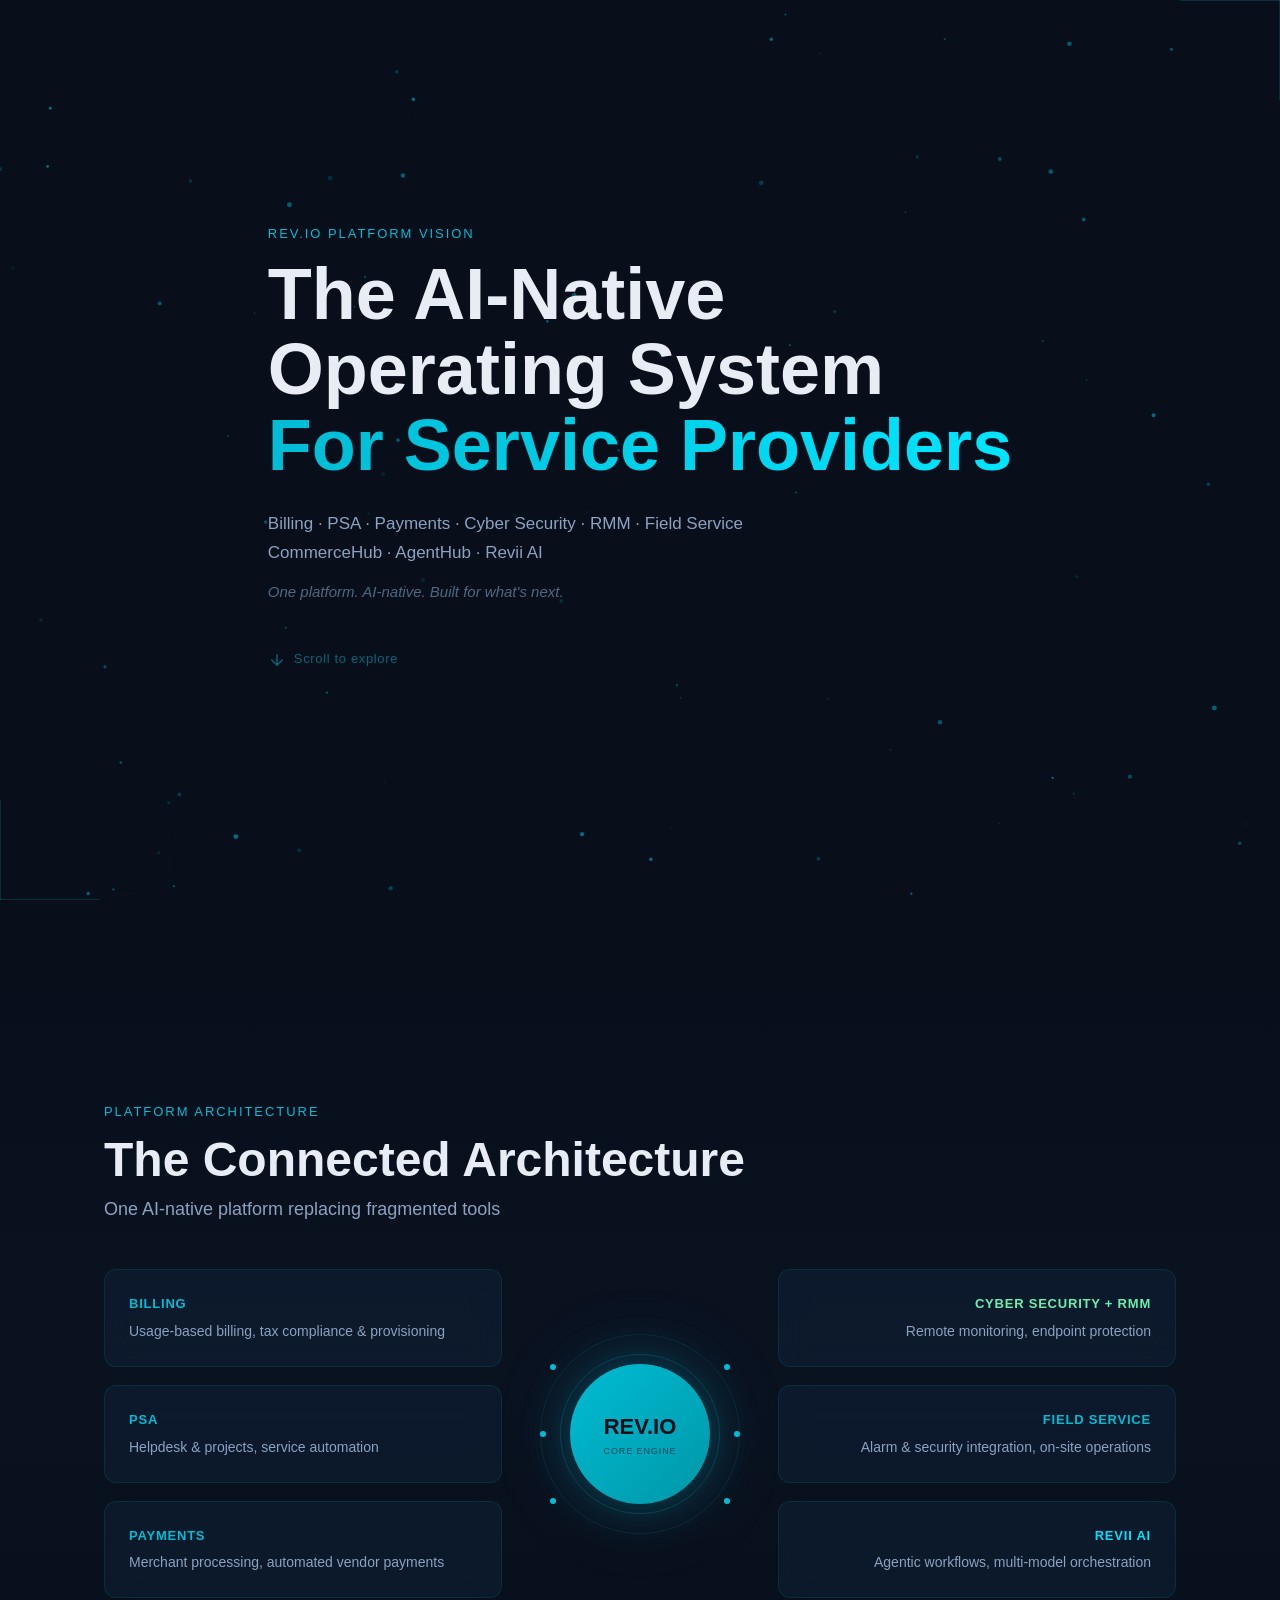
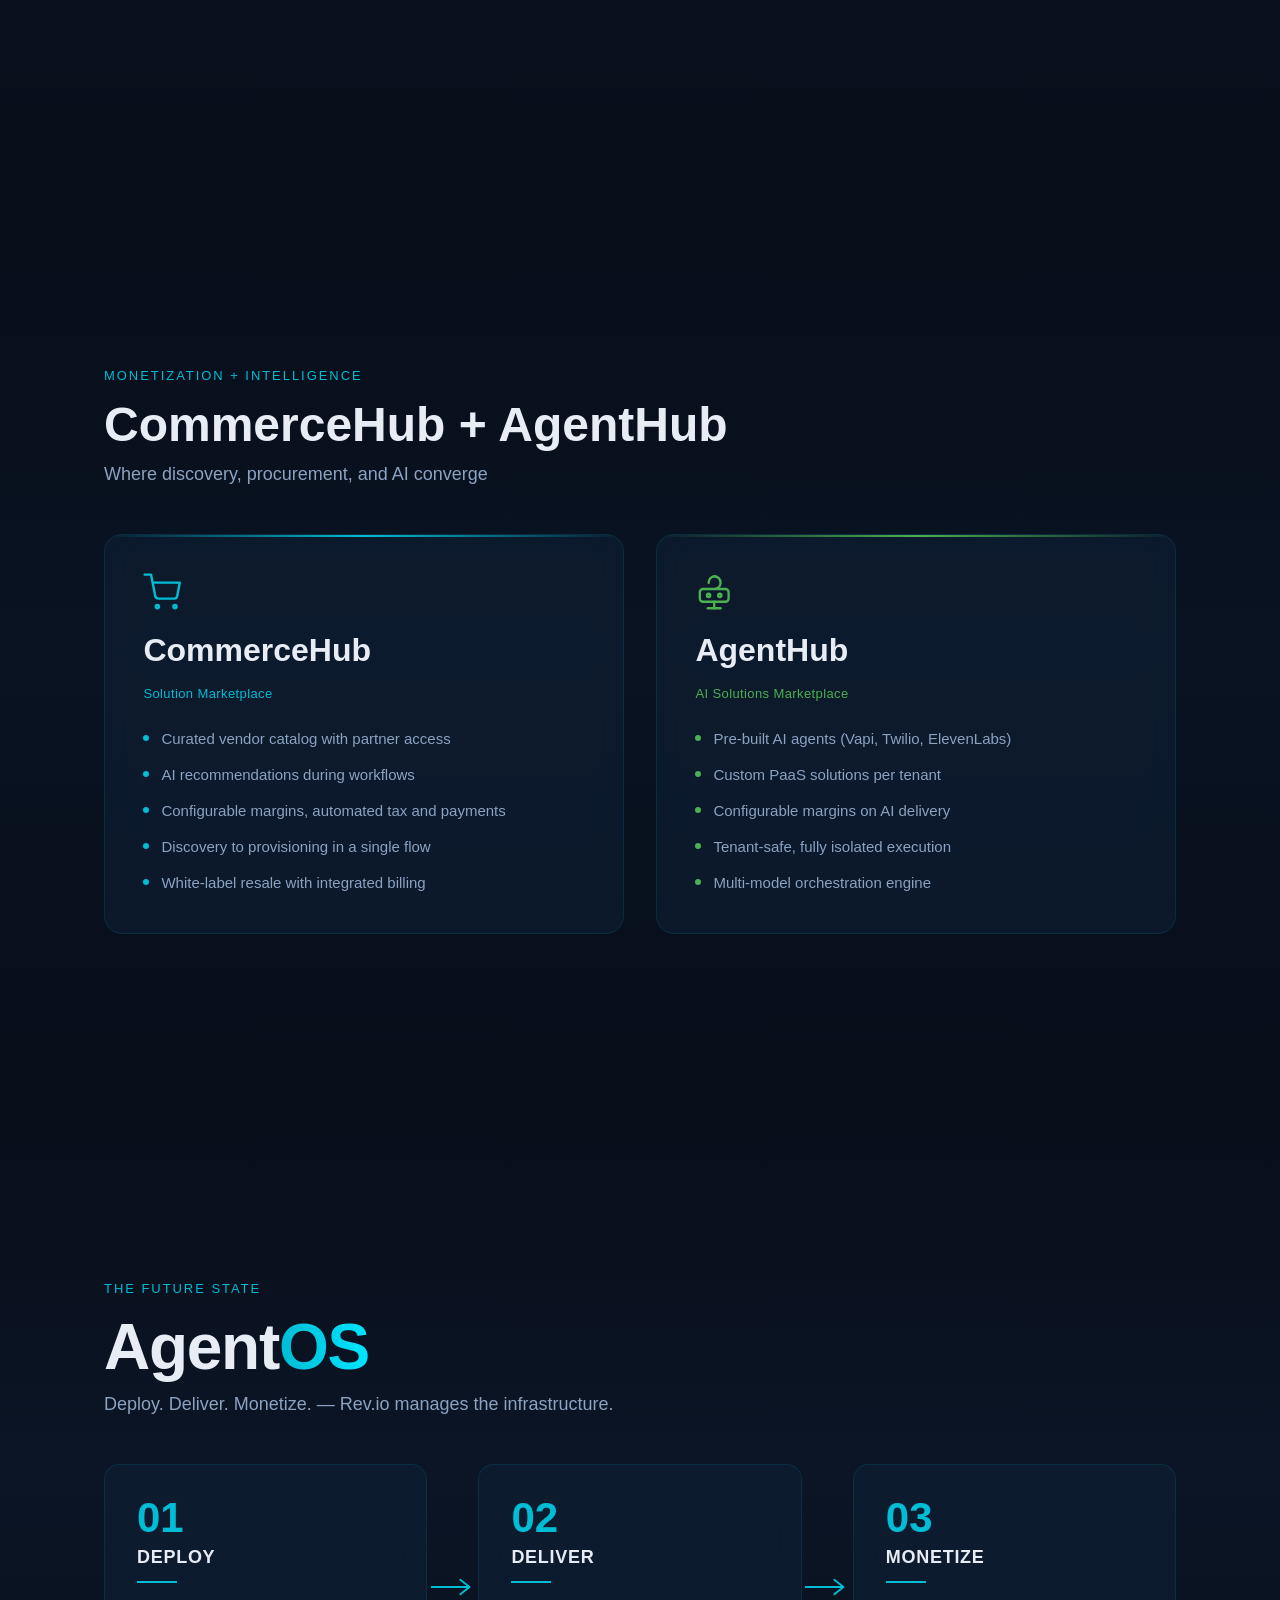
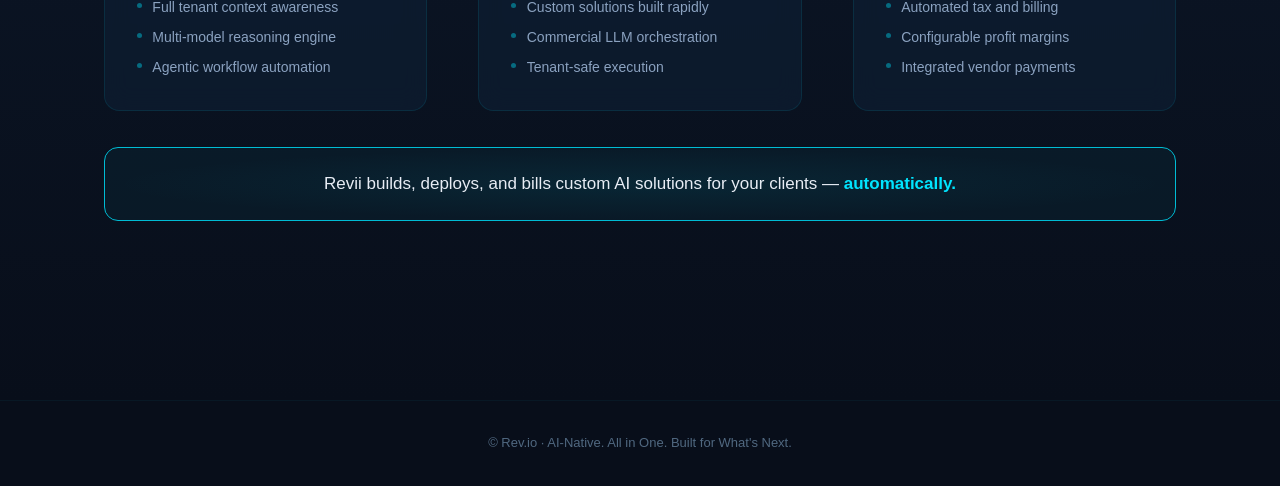
<file: revio-vision/index.html>
<!DOCTYPE html>
<html lang="en">
<head>
  <meta charset="UTF-8">
  <meta name="viewport" content="width=device-width, initial-scale=1.0">
  <title>Rev.io — The AI-Native Operating System</title>
  <link href="https://api.fontshare.com/v2/css?f[]=cabinet-grotesk@400,500,700,800&f[]=satoshi@400,500,700&display=swap" rel="stylesheet">
  <link rel="stylesheet" href="./style.css">
</head>
<body>

  <!-- ============================================================ -->
  <!-- SECTION 1: HERO -->
  <!-- ============================================================ -->
  <section class="section hero" id="hero">
    <canvas class="hero-canvas" id="heroCanvas"></canvas>
    <div class="hero-content reveal-up">
      <p class="eyebrow">REV.IO PLATFORM VISION</p>
      <h1 class="hero-title">
        <span class="line">The AI-Native</span>
        <span class="line">Operating System</span>
        <span class="line gradient">For Service Providers</span>
      </h1>
      <p class="hero-sub">Billing &middot; PSA &middot; Payments &middot; Cyber Security &middot; RMM &middot; Field Service<br>CommerceHub &middot; AgentHub &middot; Revii AI</p>
      <p class="hero-tagline">One platform. AI-native. Built for what's next.</p>
      <div class="scroll-cue reveal-up" style="--delay: 0.6s;">
        <svg width="24" height="24" viewBox="0 0 24 24" fill="none" stroke="currentColor" stroke-width="2" stroke-linecap="round" stroke-linejoin="round"><path d="M12 5v14M5 12l7 7 7-7"/></svg>
        <span>Scroll to explore</span>
      </div>
    </div>
    <svg class="corner-line top-right" width="140" height="140" viewBox="0 0 140 140">
      <path d="M140 0 L140 100 M40 0 L140 0" fill="none" stroke="rgba(0,188,212,0.4)" stroke-width="1"/>
    </svg>
    <svg class="corner-line bottom-left" width="140" height="140" viewBox="0 0 140 140">
      <path d="M0 140 L0 40 M0 140 L100 140" fill="none" stroke="rgba(0,188,212,0.4)" stroke-width="1"/>
    </svg>
  </section>

  <!-- ============================================================ -->
  <!-- SECTION 2: CONNECTED ARCHITECTURE -->
  <!-- ============================================================ -->
  <section class="section architecture" id="architecture">
    <div class="section-inner">
      <div class="section-header reveal-up">
        <p class="eyebrow">PLATFORM ARCHITECTURE</p>
        <h2>The Connected Architecture</h2>
        <p class="section-sub">One AI-native platform replacing fragmented tools</p>
      </div>

      <div class="arch-grid">
        <!-- Left column -->
        <div class="arch-col left">
          <div class="arch-card reveal-left" style="--delay: 0.1s;">
            <div class="arch-card-glow"></div>
            <h4 class="arch-label cyan">BILLING</h4>
            <p>Usage-based billing, tax compliance &amp; provisioning</p>
          </div>
          <div class="arch-card reveal-left" style="--delay: 0.2s;">
            <div class="arch-card-glow"></div>
            <h4 class="arch-label cyan">PSA</h4>
            <p>Helpdesk &amp; projects, service automation</p>
          </div>
          <div class="arch-card reveal-left" style="--delay: 0.3s;">
            <div class="arch-card-glow"></div>
            <h4 class="arch-label cyan">PAYMENTS</h4>
            <p>Merchant processing, automated vendor payments</p>
          </div>
        </div>

        <!-- Center hub -->
        <div class="arch-center reveal-up" style="--delay: 0.15s;">
          <div class="hub-outer-ring"></div>
          <div class="hub-mid-ring"></div>
          <div class="hub-core">
            <span class="hub-brand">REV.IO</span>
            <span class="hub-label">CORE ENGINE</span>
          </div>
          <!-- Animated connection dots -->
          <div class="conn-dot dot-tl"></div>
          <div class="conn-dot dot-ml"></div>
          <div class="conn-dot dot-bl"></div>
          <div class="conn-dot dot-tr"></div>
          <div class="conn-dot dot-mr"></div>
          <div class="conn-dot dot-br"></div>
        </div>

        <!-- Right column -->
        <div class="arch-col right">
          <div class="arch-card reveal-right" style="--delay: 0.1s;">
            <div class="arch-card-glow"></div>
            <h4 class="arch-label green">CYBER SECURITY + RMM</h4>
            <p>Remote monitoring, endpoint protection</p>
          </div>
          <div class="arch-card reveal-right" style="--delay: 0.2s;">
            <div class="arch-card-glow"></div>
            <h4 class="arch-label cyan">FIELD SERVICE</h4>
            <p>Alarm &amp; security integration, on-site operations</p>
          </div>
          <div class="arch-card reveal-right" style="--delay: 0.3s;">
            <div class="arch-card-glow"></div>
            <h4 class="arch-label revii">REVII AI</h4>
            <p>Agentic workflows, multi-model orchestration</p>
          </div>
        </div>
      </div>
    </div>
  </section>

  <!-- ============================================================ -->
  <!-- SECTION 3: COMMERCEHUB + AGENTHUB -->
  <!-- ============================================================ -->
  <section class="section hubs" id="hubs">
    <div class="section-inner">
      <div class="section-header reveal-up">
        <p class="eyebrow">MONETIZATION + INTELLIGENCE</p>
        <h2>CommerceHub + AgentHub</h2>
        <p class="section-sub">Where discovery, procurement, and AI converge</p>
      </div>

      <div class="hubs-grid">
        <!-- CommerceHub -->
        <div class="hub-panel commerce reveal-up" style="--delay: 0.1s;">
          <div class="panel-top-line cyan-line"></div>
          <div class="panel-icon-wrap">
            <svg viewBox="0 0 24 24" fill="none" stroke="currentColor" stroke-width="1.5" stroke-linecap="round" stroke-linejoin="round"><circle cx="9" cy="21" r="1"/><circle cx="20" cy="21" r="1"/><path d="M1 1h4l2.68 13.39a2 2 0 0 0 2 1.61h9.72a2 2 0 0 0 2-1.61L23 6H6"/></svg>
          </div>
          <h3>CommerceHub</h3>
          <span class="panel-tag cyan-tag">Solution Marketplace</span>
          <ul class="feature-list">
            <li><span class="dot cyan-dot"></span>Curated vendor catalog with partner access</li>
            <li><span class="dot cyan-dot"></span>AI recommendations during workflows</li>
            <li><span class="dot cyan-dot"></span>Configurable margins, automated tax and payments</li>
            <li><span class="dot cyan-dot"></span>Discovery to provisioning in a single flow</li>
            <li><span class="dot cyan-dot"></span>White-label resale with integrated billing</li>
          </ul>
        </div>

        <!-- AgentHub -->
        <div class="hub-panel agent reveal-up" style="--delay: 0.25s;">
          <div class="panel-top-line green-line"></div>
          <div class="panel-icon-wrap agent-icon">
            <svg viewBox="0 0 24 24" fill="none" stroke="currentColor" stroke-width="1.5" stroke-linecap="round" stroke-linejoin="round"><path d="M12 2a4 4 0 0 1 4 4c0 1.95-1.4 3.58-3.25 3.93"/><path d="M8.56 6.22A4 4 0 0 1 12 2"/><path d="M12 18v4"/><path d="M8 22h8"/><rect x="3" y="10" width="18" height="8" rx="2"/><circle cx="8.5" cy="14" r="1"/><circle cx="15.5" cy="14" r="1"/></svg>
          </div>
          <h3>AgentHub</h3>
          <span class="panel-tag green-tag">AI Solutions Marketplace</span>
          <ul class="feature-list">
            <li><span class="dot green-dot"></span>Pre-built AI agents (Vapi, Twilio, ElevenLabs)</li>
            <li><span class="dot green-dot"></span>Custom PaaS solutions per tenant</li>
            <li><span class="dot green-dot"></span>Configurable margins on AI delivery</li>
            <li><span class="dot green-dot"></span>Tenant-safe, fully isolated execution</li>
            <li><span class="dot green-dot"></span>Multi-model orchestration engine</li>
          </ul>
        </div>
      </div>
    </div>
  </section>

  <!-- ============================================================ -->
  <!-- SECTION 4: AGENTOS -->
  <!-- ============================================================ -->
  <section class="section agentos" id="agentos">
    <div class="section-inner">
      <div class="section-header reveal-up">
        <p class="eyebrow">THE FUTURE STATE</p>
        <h2 class="agentos-title">Agent<span class="gradient">OS</span></h2>
        <p class="section-sub">Deploy. Deliver. Monetize. &mdash; Rev.io manages the infrastructure.</p>
      </div>

      <div class="phase-flow">
        <div class="phase-card reveal-up" style="--delay: 0.1s;" data-phase="01">
          <div class="phase-num">01</div>
          <h4>DEPLOY</h4>
          <div class="phase-bar"></div>
          <ul>
            <li>Full tenant context awareness</li>
            <li>Multi-model reasoning engine</li>
            <li>Agentic workflow automation</li>
          </ul>
        </div>

        <div class="phase-arrow reveal-up" style="--delay: 0.2s;">
          <svg viewBox="0 0 48 24" fill="none"><path d="M0 12H40M32 4l10 8-10 8" stroke="#00BCD4" stroke-width="2" stroke-linecap="round" stroke-linejoin="round"/></svg>
        </div>

        <div class="phase-card reveal-up" style="--delay: 0.25s;" data-phase="02">
          <div class="phase-num">02</div>
          <h4>DELIVER</h4>
          <div class="phase-bar"></div>
          <ul>
            <li>Custom solutions built rapidly</li>
            <li>Commercial LLM orchestration</li>
            <li>Tenant-safe execution</li>
          </ul>
        </div>

        <div class="phase-arrow reveal-up" style="--delay: 0.35s;">
          <svg viewBox="0 0 48 24" fill="none"><path d="M0 12H40M32 4l10 8-10 8" stroke="#00BCD4" stroke-width="2" stroke-linecap="round" stroke-linejoin="round"/></svg>
        </div>

        <div class="phase-card reveal-up" style="--delay: 0.4s;" data-phase="03">
          <div class="phase-num">03</div>
          <h4>MONETIZE</h4>
          <div class="phase-bar"></div>
          <ul>
            <li>Automated tax and billing</li>
            <li>Configurable profit margins</li>
            <li>Integrated vendor payments</li>
          </ul>
        </div>
      </div>

      <div class="callout reveal-up" style="--delay: 0.5s;">
        <div class="callout-glow"></div>
        <p>Revii builds, deploys, and bills custom AI solutions for your clients &mdash; <strong>automatically.</strong></p>
      </div>
    </div>
  </section>

  <!-- ============================================================ -->
  <!-- FOOTER -->
  <!-- ============================================================ -->
  <footer class="site-footer">
    <p>&copy; Rev.io &middot; AI-Native. All in One. Built for What's Next.</p>
  </footer>

  <script>
    // ============================================================
    // INTERSECTION OBSERVER — SCROLL ANIMATIONS
    // ============================================================
    const observer = new IntersectionObserver((entries) => {
      entries.forEach(entry => {
        if (entry.isIntersecting) {
          entry.target.classList.add('is-visible');
        }
      });
    }, { threshold: 0.15, rootMargin: '0px 0px -40px 0px' });

    document.querySelectorAll('.reveal-up, .reveal-left, .reveal-right').forEach(el => {
      observer.observe(el);
    });

    // ============================================================
    // HERO PARTICLE CANVAS
    // ============================================================
    const canvas = document.getElementById('heroCanvas');
    const ctx = canvas.getContext('2d');
    let particles = [];
    let animId;

    function resize() {
      canvas.width = canvas.offsetWidth * devicePixelRatio;
      canvas.height = canvas.offsetHeight * devicePixelRatio;
      ctx.scale(devicePixelRatio, devicePixelRatio);
    }

    function createParticles() {
      particles = [];
      const count = Math.min(80, Math.floor((canvas.offsetWidth * canvas.offsetHeight) / 12000));
      for (let i = 0; i < count; i++) {
        particles.push({
          x: Math.random() * canvas.offsetWidth,
          y: Math.random() * canvas.offsetHeight,
          r: Math.random() * 2 + 0.5,
          vx: (Math.random() - 0.5) * 0.3,
          vy: (Math.random() - 0.5) * 0.3,
          alpha: Math.random() * 0.5 + 0.1,
        });
      }
    }

    function drawParticles() {
      ctx.clearRect(0, 0, canvas.offsetWidth, canvas.offsetHeight);
      const w = canvas.offsetWidth, h = canvas.offsetHeight;

      particles.forEach(p => {
        p.x += p.vx;
        p.y += p.vy;
        if (p.x < 0) p.x = w;
        if (p.x > w) p.x = 0;
        if (p.y < 0) p.y = h;
        if (p.y > h) p.y = 0;

        ctx.beginPath();
        ctx.arc(p.x, p.y, p.r, 0, Math.PI * 2);
        ctx.fillStyle = `rgba(0, 188, 212, ${p.alpha})`;
        ctx.fill();
      });

      // Draw connections
      for (let i = 0; i < particles.length; i++) {
        for (let j = i + 1; j < particles.length; j++) {
          const dx = particles[i].x - particles[j].x;
          const dy = particles[i].y - particles[j].y;
          const dist = Math.sqrt(dx * dx + dy * dy);
          if (dist < 120) {
            ctx.beginPath();
            ctx.moveTo(particles[i].x, particles[i].y);
            ctx.lineTo(particles[j].x, particles[j].y);
            ctx.strokeStyle = `rgba(0, 188, 212, ${0.08 * (1 - dist / 120)})`;
            ctx.lineWidth = 0.5;
            ctx.stroke();
          }
        }
      }

      animId = requestAnimationFrame(drawParticles);
    }

    resize();
    createParticles();
    drawParticles();
    window.addEventListener('resize', () => { resize(); createParticles(); });

    // Pause canvas when not visible
    const heroObs = new IntersectionObserver(([entry]) => {
      if (entry.isIntersecting) { if (!animId) drawParticles(); }
      else { cancelAnimationFrame(animId); animId = null; }
    }, { threshold: 0.05 });
    heroObs.observe(document.getElementById('hero'));

    // ============================================================
    // INTERACTIVE HOVER ON ARCH CARDS
    // ============================================================
    document.querySelectorAll('.arch-card').forEach(card => {
      card.addEventListener('mousemove', (e) => {
        const rect = card.getBoundingClientRect();
        const x = e.clientX - rect.left;
        const y = e.clientY - rect.top;
        card.style.setProperty('--mx', x + 'px');
        card.style.setProperty('--my', y + 'px');
      });
    });

    // ============================================================
    // INTERACTIVE HOVER ON PHASE CARDS
    // ============================================================
    document.querySelectorAll('.phase-card').forEach(card => {
      card.addEventListener('mousemove', (e) => {
        const rect = card.getBoundingClientRect();
        const x = e.clientX - rect.left;
        const y = e.clientY - rect.top;
        card.style.setProperty('--mx', x + 'px');
        card.style.setProperty('--my', y + 'px');
      });
    });

    // ============================================================
    // SMOOTH SCROLL HINT
    // ============================================================
    document.querySelector('.scroll-cue')?.addEventListener('click', () => {
      document.getElementById('architecture').scrollIntoView({ behavior: 'smooth' });
    });
  </script>
</body>
</html>
</file>
<file: revio-vision/style.css>
/* ============================================================
   REV.IO VISION — SCROLLING WEB EXPERIENCE
   ============================================================ */

*, *::before, *::after { box-sizing: border-box; margin: 0; padding: 0; }

:root {
  --font-display: 'Cabinet Grotesk', 'Trebuchet MS', sans-serif;
  --font-body: 'Satoshi', 'Inter', sans-serif;
  --bg: #080E1A;
  --bg-card: rgba(15, 33, 56, 0.55);
  --border: rgba(0, 188, 212, 0.12);
  --border-hover: rgba(0, 188, 212, 0.35);
  --cyan: #00BCD4;
  --cyan-bright: #00E5FF;
  --cyan-dim: rgba(0, 188, 212, 0.5);
  --green: #4CAF50;
  --green-bright: #69F0AE;
  --text-1: #E8EDF5;
  --text-2: #8BA2C0;
  --text-3: #506880;
}

html {
  scroll-behavior: smooth;
  -webkit-text-size-adjust: 100%;
  -webkit-overflow-scrolling: touch;
  overscroll-behavior-y: none;
}

body {
  font-family: var(--font-body);
  background: var(--bg);
  color: var(--text-1);
  line-height: 1.6;
  overflow-x: hidden;
  overflow-y: auto;
  -webkit-overflow-scrolling: touch;
  -webkit-font-smoothing: antialiased;
  overscroll-behavior-y: none;
}

/* ============================================================
   SECTIONS — FULL-BLEED
   ============================================================ */

.section {
  position: relative;
  width: 100%;
  min-height: 100vh;
  min-height: 100svh;
  display: flex;
  align-items: center;
  justify-content: center;
  overflow: hidden;
}

.section-inner {
  width: 100%;
  max-width: 1200px;
  margin: 0 auto;
  padding: clamp(48px, 10vh, 96px) clamp(20px, 5vw, 64px);
}

/* ============================================================
   SCROLL ANIMATIONS
   ============================================================ */

.reveal-up {
  opacity: 0;
  transform: translateY(40px);
  transition: opacity 0.7s cubic-bezier(0.16, 1, 0.3, 1) var(--delay, 0s),
              transform 0.7s cubic-bezier(0.16, 1, 0.3, 1) var(--delay, 0s);
}
.reveal-up.is-visible { opacity: 1; transform: translateY(0); }

.reveal-left {
  opacity: 0;
  transform: translateX(-50px);
  transition: opacity 0.7s cubic-bezier(0.16, 1, 0.3, 1) var(--delay, 0s),
              transform 0.7s cubic-bezier(0.16, 1, 0.3, 1) var(--delay, 0s);
}
.reveal-left.is-visible { opacity: 1; transform: translateX(0); }

.reveal-right {
  opacity: 0;
  transform: translateX(50px);
  transition: opacity 0.7s cubic-bezier(0.16, 1, 0.3, 1) var(--delay, 0s),
              transform 0.7s cubic-bezier(0.16, 1, 0.3, 1) var(--delay, 0s);
}
.reveal-right.is-visible { opacity: 1; transform: translateX(0); }

/* ============================================================
   SHARED
   ============================================================ */

.eyebrow {
  font-family: var(--font-body);
  font-size: clamp(11px, 1.2vw, 13px);
  font-weight: 500;
  letter-spacing: 0.15em;
  color: var(--cyan);
  margin-bottom: 12px;
  text-transform: uppercase;
}

.section-header h2 {
  font-family: var(--font-display);
  font-size: clamp(28px, 5vw, 48px);
  font-weight: 800;
  color: var(--text-1);
  line-height: 1.1;
  margin-bottom: 8px;
}

.section-sub {
  font-size: clamp(14px, 1.6vw, 18px);
  color: var(--text-2);
  margin-bottom: clamp(32px, 5vh, 56px);
}

.gradient {
  background: linear-gradient(90deg, #00BCD4, #00E5FF);
  -webkit-background-clip: text;
  -webkit-text-fill-color: transparent;
  background-clip: text;
}

/* ============================================================
   HERO
   ============================================================ */

.hero {
  flex-direction: column;
  justify-content: center;
  padding: clamp(32px, 8vh, 80px) clamp(20px, 6vw, 80px);
}

.hero-canvas {
  position: absolute;
  inset: 0;
  width: 100%;
  height: 100%;
  z-index: 0;
  pointer-events: none;
  touch-action: none;
}

.hero-content {
  position: relative;
  z-index: 2;
  max-width: 800px;
}

.hero-title {
  font-family: var(--font-display);
  font-weight: 800;
  line-height: 1.05;
  margin-bottom: clamp(16px, 3vh, 28px);
}

.hero-title .line {
  display: block;
  font-size: clamp(32px, 6.5vw, 72px);
}

.hero-sub {
  font-size: clamp(14px, 1.5vw, 17px);
  color: var(--text-2);
  line-height: 1.7;
  margin-bottom: 12px;
}

.hero-tagline {
  font-size: clamp(13px, 1.3vw, 15px);
  color: var(--text-3);
  font-style: italic;
  margin-bottom: clamp(32px, 5vh, 56px);
}

.scroll-cue {
  display: inline-flex;
  align-items: center;
  gap: 8px;
  color: var(--cyan-dim);
  font-size: 13px;
  letter-spacing: 0.05em;
  cursor: pointer;
  transition: color 0.3s;
}
.scroll-cue:hover { color: var(--cyan); }
.scroll-cue svg {
  width: 18px;
  height: 18px;
  animation: bounceDown 2s ease-in-out infinite;
}

@keyframes bounceDown {
  0%, 100% { transform: translateY(0); }
  50% { transform: translateY(6px); }
}

.corner-line {
  position: absolute;
  pointer-events: none;
  z-index: 1;
}
.corner-line.top-right { top: 0; right: 0; }
.corner-line.bottom-left { bottom: 0; left: 0; }

/* ============================================================
   ARCHITECTURE
   ============================================================ */

.architecture {
  background: linear-gradient(180deg, var(--bg) 0%, #0A1220 50%, var(--bg) 100%);
}

.arch-grid {
  display: grid;
  grid-template-columns: 1fr auto 1fr;
  gap: clamp(16px, 3vw, 40px);
  align-items: center;
}

.arch-col {
  display: flex;
  flex-direction: column;
  gap: clamp(12px, 2vh, 20px);
}

.arch-card {
  position: relative;
  background: var(--bg-card);
  border: 1px solid var(--border);
  border-radius: 12px;
  padding: clamp(16px, 2vw, 24px);
  backdrop-filter: blur(12px);
  transition: border-color 0.3s, box-shadow 0.3s;
  overflow: hidden;
  cursor: default;
}

.arch-card:hover {
  border-color: var(--border-hover);
  box-shadow: 0 0 30px rgba(0, 188, 212, 0.08);
}

.arch-card-glow {
  position: absolute;
  width: 180px;
  height: 180px;
  border-radius: 50%;
  background: radial-gradient(circle, rgba(0, 188, 212, 0.12), transparent 70%);
  pointer-events: none;
  top: var(--my, 50%);
  left: var(--mx, 50%);
  transform: translate(-50%, -50%);
  opacity: 0;
  transition: opacity 0.3s;
}
.arch-card:hover .arch-card-glow { opacity: 1; }

.arch-label {
  font-family: var(--font-display);
  font-size: clamp(11px, 1.1vw, 13px);
  font-weight: 700;
  letter-spacing: 0.06em;
  margin-bottom: 6px;
}
.arch-label.cyan { color: var(--cyan); }
.arch-label.green { color: var(--green-bright); }
.arch-label.revii {
  background: linear-gradient(90deg, #00BCD4, #00E5FF);
  -webkit-background-clip: text;
  -webkit-text-fill-color: transparent;
  background-clip: text;
}

.arch-card p {
  font-size: clamp(12px, 1.1vw, 14px);
  color: var(--text-2);
  line-height: 1.5;
}

.arch-col.right .arch-card { text-align: right; }

/* Center hub */
.arch-center {
  position: relative;
  width: clamp(120px, 16vw, 200px);
  height: clamp(120px, 16vw, 200px);
  display: flex;
  align-items: center;
  justify-content: center;
}

.hub-core {
  width: clamp(80px, 11vw, 140px);
  height: clamp(80px, 11vw, 140px);
  border-radius: 50%;
  background: linear-gradient(135deg, #00BCD4, #0097A7);
  display: flex;
  flex-direction: column;
  align-items: center;
  justify-content: center;
  position: relative;
  z-index: 2;
  box-shadow: 0 0 50px rgba(0, 188, 212, 0.3), 0 0 100px rgba(0, 188, 212, 0.1);
}

.hub-brand {
  font-family: var(--font-display);
  font-size: clamp(14px, 2vw, 22px);
  font-weight: 800;
  color: var(--bg);
}

.hub-label {
  font-size: clamp(6px, 0.8vw, 9px);
  font-weight: 500;
  color: rgba(8, 14, 26, 0.6);
  letter-spacing: 0.1em;
  text-transform: uppercase;
}

.hub-outer-ring, .hub-mid-ring {
  position: absolute;
  border-radius: 50%;
  border: 1px solid rgba(0, 188, 212, 0.12);
  top: 50%; left: 50%;
  transform: translate(-50%, -50%);
  z-index: 1;
}
.hub-outer-ring {
  width: 100%;
  height: 100%;
  animation: ringPulse 3s ease-in-out infinite;
}
.hub-mid-ring {
  width: 80%;
  height: 80%;
  border-color: rgba(0, 188, 212, 0.2);
  animation: ringPulse 3s ease-in-out infinite 1s;
}

@keyframes ringPulse {
  0%, 100% { transform: translate(-50%, -50%) scale(1); opacity: 0.5; }
  50% { transform: translate(-50%, -50%) scale(1.06); opacity: 1; }
}

/* Connection dots */
.conn-dot {
  position: absolute;
  width: 6px;
  height: 6px;
  border-radius: 50%;
  background: var(--cyan);
  z-index: 3;
  animation: dotPulse 2.5s ease-in-out infinite;
}
.dot-tl { top: 15%; left: 5%; animation-delay: 0s; }
.dot-ml { top: 50%; left: 0; transform: translateY(-50%); animation-delay: 0.4s; }
.dot-bl { bottom: 15%; left: 5%; animation-delay: 0.8s; }
.dot-tr { top: 15%; right: 5%; animation-delay: 0.2s; }
.dot-mr { top: 50%; right: 0; transform: translateY(-50%); animation-delay: 0.6s; }
.dot-br { bottom: 15%; right: 5%; animation-delay: 1s; }

@keyframes dotPulse {
  0%, 100% { opacity: 0.3; transform: scale(1); }
  50% { opacity: 1; transform: scale(1.5); }
}
.dot-ml, .dot-mr { animation-name: dotPulse; }

/* ============================================================
   HUBS
   ============================================================ */

.hubs {
  background: linear-gradient(180deg, var(--bg) 0%, #091322 50%, var(--bg) 100%);
}

.hubs-grid {
  display: grid;
  grid-template-columns: 1fr 1fr;
  gap: clamp(16px, 3vw, 32px);
}

.hub-panel {
  position: relative;
  background: var(--bg-card);
  border: 1px solid var(--border);
  border-radius: clamp(12px, 1.5vw, 18px);
  padding: clamp(24px, 3vw, 40px);
  backdrop-filter: blur(12px);
  overflow: hidden;
  transition: border-color 0.3s, transform 0.3s;
}
.hub-panel:hover {
  border-color: var(--border-hover);
  transform: translateY(-4px);
}

.panel-top-line {
  position: absolute;
  top: 0; left: 0; right: 0;
  height: 2px;
}
.cyan-line { background: linear-gradient(90deg, transparent, var(--cyan), transparent); }
.green-line { background: linear-gradient(90deg, transparent, var(--green), transparent); }

.panel-icon-wrap {
  width: clamp(28px, 3vw, 40px);
  height: clamp(28px, 3vw, 40px);
  color: var(--cyan);
  margin-bottom: clamp(8px, 1.5vh, 16px);
}
.panel-icon-wrap.agent-icon { color: var(--green); }
.panel-icon-wrap svg { width: 100%; height: 100%; }

.hub-panel h3 {
  font-family: var(--font-display);
  font-size: clamp(22px, 2.8vw, 32px);
  font-weight: 800;
  margin-bottom: 4px;
}

.panel-tag {
  display: inline-block;
  font-size: clamp(11px, 1.1vw, 13px);
  font-weight: 500;
  letter-spacing: 0.03em;
  margin-bottom: clamp(16px, 2.5vh, 28px);
}
.cyan-tag { color: var(--cyan); }
.green-tag { color: var(--green); }

.feature-list {
  list-style: none;
  display: flex;
  flex-direction: column;
  gap: clamp(10px, 1.5vh, 16px);
}

.feature-list li {
  display: flex;
  align-items: flex-start;
  gap: clamp(8px, 1vw, 12px);
  font-size: clamp(13px, 1.3vw, 15px);
  color: var(--text-2);
  line-height: 1.5;
}

.dot {
  width: 6px;
  height: 6px;
  border-radius: 50%;
  margin-top: 7px;
  flex-shrink: 0;
}
.cyan-dot { background: var(--cyan); }
.green-dot { background: var(--green); }

/* ============================================================
   AGENTOS
   ============================================================ */

.agentos {
  background: linear-gradient(180deg, var(--bg) 0%, #0B1525 40%, var(--bg) 100%);
}

.agentos-title {
  font-size: clamp(36px, 6vw, 64px) !important;
  letter-spacing: -0.02em;
}

.phase-flow {
  display: flex;
  align-items: stretch;
  gap: 0;
  margin-bottom: clamp(24px, 4vh, 40px);
}

.phase-card {
  flex: 1;
  position: relative;
  background: var(--bg-card);
  border: 1px solid var(--border);
  border-radius: clamp(10px, 1.2vw, 16px);
  padding: clamp(20px, 2.5vw, 32px);
  backdrop-filter: blur(12px);
  overflow: hidden;
  transition: border-color 0.3s, transform 0.3s, box-shadow 0.3s;
  cursor: default;
}

.phase-card:hover {
  border-color: var(--border-hover);
  transform: translateY(-4px);
  box-shadow: 0 8px 40px rgba(0, 188, 212, 0.1);
}

.phase-num {
  font-family: var(--font-display);
  font-size: clamp(28px, 3.5vw, 42px);
  font-weight: 800;
  color: var(--cyan);
  line-height: 1;
  margin-bottom: 4px;
}

.phase-card h4 {
  font-family: var(--font-display);
  font-size: clamp(14px, 1.5vw, 18px);
  font-weight: 700;
  letter-spacing: 0.04em;
  margin-bottom: clamp(8px, 1vh, 14px);
}

.phase-bar {
  width: 40px;
  height: 2px;
  background: var(--cyan);
  margin-bottom: clamp(12px, 1.5vh, 20px);
}

.phase-card ul {
  list-style: none;
  display: flex;
  flex-direction: column;
  gap: clamp(8px, 1vh, 12px);
}

.phase-card li {
  font-size: clamp(12px, 1.2vw, 14px);
  color: var(--text-2);
  line-height: 1.5;
  padding-left: clamp(12px, 1.2vw, 18px);
  position: relative;
}

.phase-card li::before {
  content: '';
  position: absolute;
  left: 0;
  top: clamp(5px, 0.7vh, 8px);
  width: 5px;
  height: 5px;
  border-radius: 50%;
  background: var(--cyan-dim);
}

.phase-arrow {
  display: flex;
  align-items: center;
  justify-content: center;
  width: clamp(32px, 4vw, 56px);
  flex-shrink: 0;
}
.phase-arrow svg {
  width: clamp(24px, 3.5vw, 44px);
  height: auto;
}

/* Callout */
.callout {
  position: relative;
  padding: clamp(16px, 2.5vh, 24px) clamp(20px, 3vw, 36px);
  border-radius: 14px;
  border: 1px solid var(--cyan);
  background: rgba(0, 188, 212, 0.05);
  text-align: center;
  overflow: hidden;
}

.callout-glow {
  position: absolute;
  inset: 0;
  background: radial-gradient(ellipse at center, rgba(0, 188, 212, 0.08), transparent 70%);
  pointer-events: none;
}

.callout p {
  position: relative;
  font-size: clamp(14px, 1.5vw, 17px);
  line-height: 1.6;
}

.callout strong { color: var(--cyan-bright); }

/* ============================================================
   FOOTER
   ============================================================ */

.site-footer {
  padding: 32px clamp(20px, 5vw, 64px);
  text-align: center;
  color: var(--text-3);
  font-size: 13px;
  border-top: 1px solid rgba(0, 188, 212, 0.06);
}

/* ============================================================
   MOBILE BREAKPOINTS
   ============================================================ */

@media (max-width: 768px) {
  .section {
    min-height: auto;
    padding-top: 60px;
    padding-bottom: 60px;
  }

  .hero {
    min-height: calc(100svh + 1px);
  }

  .arch-grid {
    grid-template-columns: 1fr;
    gap: 16px;
  }

  .arch-center {
    order: -1;
    margin: 0 auto 16px;
  }

  .arch-col.right .arch-card {
    text-align: left;
  }

  .hubs-grid {
    grid-template-columns: 1fr;
  }

  .phase-flow {
    flex-direction: column;
    gap: 12px;
  }

  .phase-arrow {
    width: 100%;
    height: 28px;
    transform: rotate(90deg);
  }

  .conn-dot { display: none; }
}

@media (max-width: 480px) {
  .section-inner {
    padding-left: 16px;
    padding-right: 16px;
  }

  .hero {
    padding-left: 16px;
    padding-right: 16px;
  }
}
</file>
